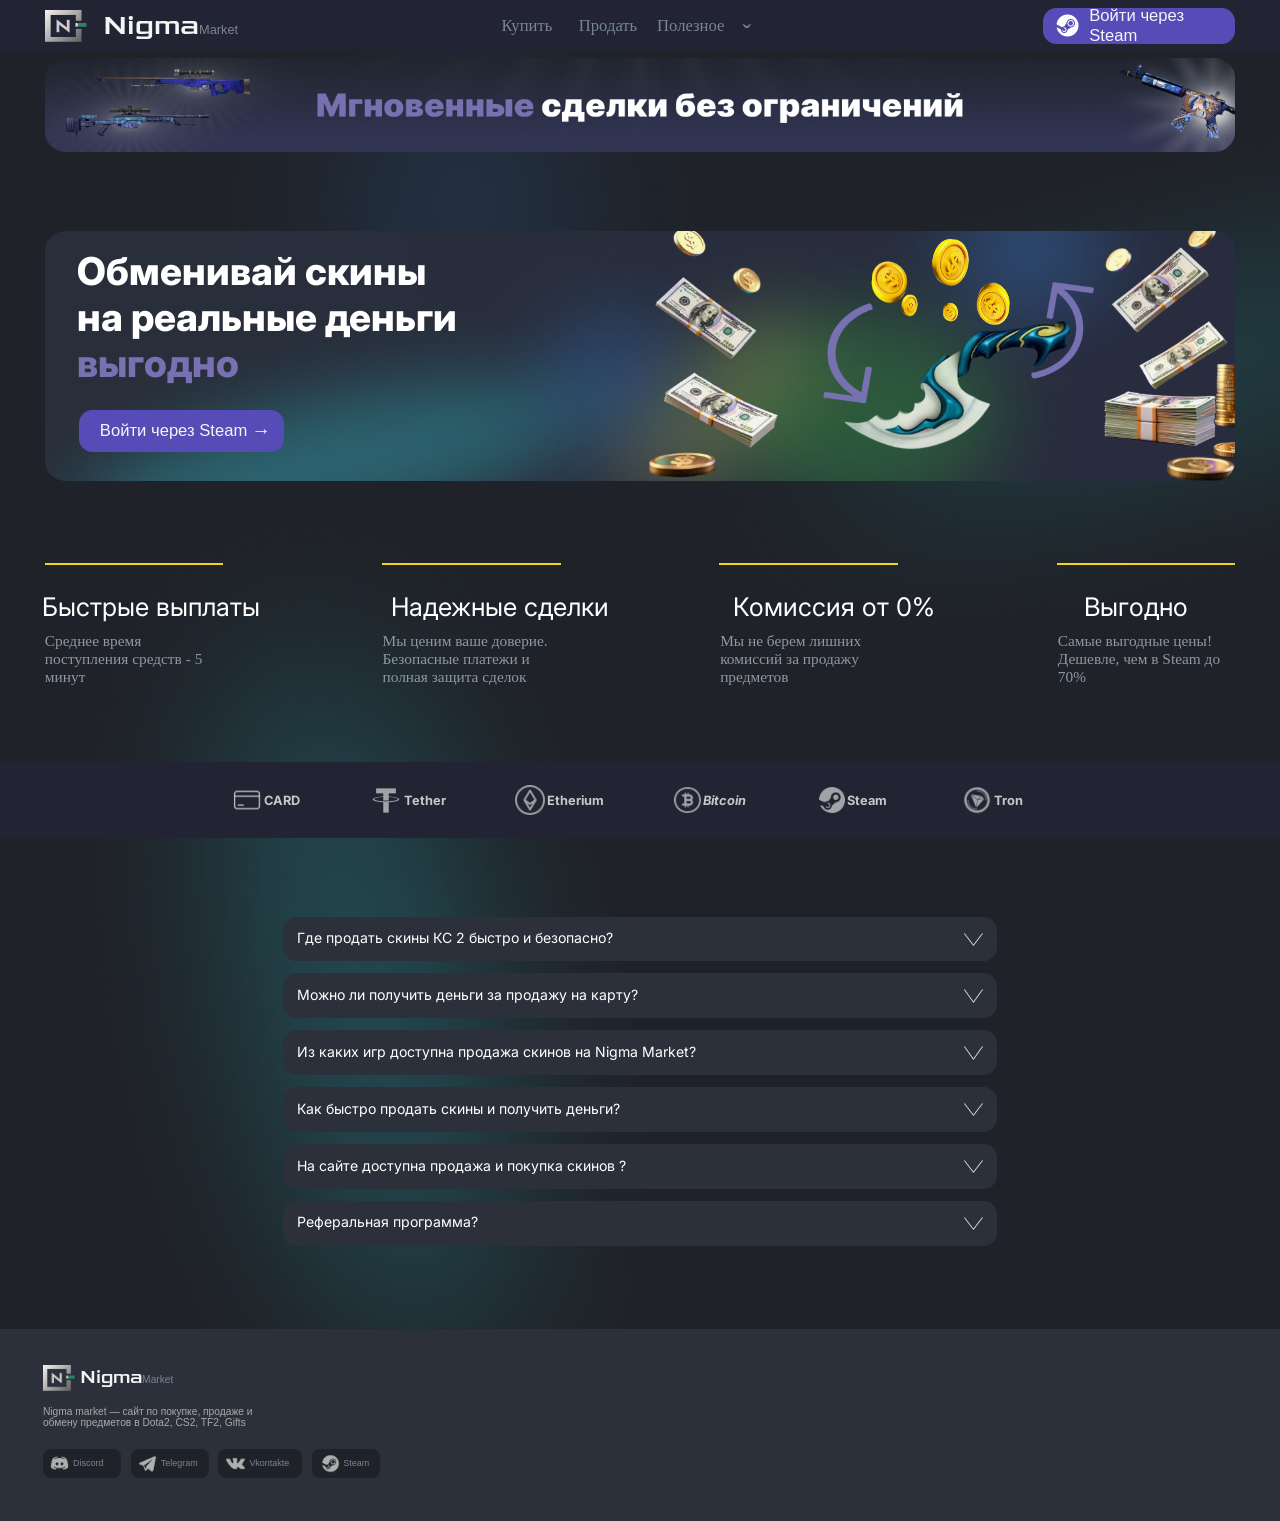
<file: index.html>
<!DOCTYPE html>
<html lang="en">
<head>
    <meta charset="UTF-8">
    <meta name="viewport" content="width=device-width, initial-scale=1.0">
    <title>Document</title>
     <link rel="stylesheet" href="home.css">
     <link rel="preconnect" href="https://fonts.googleapis.com">
<link rel="preconnect" href="https://fonts.gstatic.com" crossorigin>
<link href="https://fonts.googleapis.com/css2?family=Goldman:wght@400;700&family=Rubik+Mono+One&family=WDXL+Lubrifont+SC&display=swap" rel="stylesheet">
<link rel="preconnect" href="https://fonts.googleapis.com">
<link rel="preconnect" href="https://fonts.gstatic.com" crossorigin>
<link href="https://fonts.googleapis.com/css2?family=Goldman:wght@400;700&family=Inter:ital,opsz,wght@0,14..32,100..900;1,14..32,100..900&family=Rubik+Mono+One&family=WDXL+Lubrifont+SC&display=swap" rel="stylesheet">
</head>
<header>
<div class="logo" onclick="home()">
   <img class="logoimg" src="./images/Group 2.png" alt="">
   <span class="logotxt">Nigma<span class="t2">Market</span></span>
</div>
<div class="btns">
    <a class="btn" href="sell.html">Купить</a>
    <a class="btn" href="buy.html">Продать</a>
    <span class="btn1" id="trigger" href="">Полезное</span>
    <div class="dropm" id="dropm" >
        <div class="blockdrop" onclick="refka()"><span>Партнерка</span></div>
    </div>
</div>
<div class="arrow" id="target"><span class="size">ˇ</span></div>

<div onclick="social(5)" class="avtoriz">
    <img class="steam" src="./images/icons8-steam-circled-100.png" alt="">
    <span class="avt">Войти через Steam</span><span class="avtorz">Войти</span>
</div>
</header>
<body>
    <div class="contadv">
        <div class="adv">
            <img src="images/adv.png" class="adve">
        </div>
    </div>
    <div class="contframe2">
        <div class="fr2">
            <span class="fr2text">Обменивай скины на реальные деньги <colr class="cl">выгодно</colr></span>
            <img class="fr" src="./images/Frame 2.png" >
        </div>
        <img src="./images/coin.png" class="coin">
        <img src="./images/coin1.png" class="coin1">
        <img src="./images/coin2.png" class="coin2">
        <img src="./images/coin3.png" class="coin3">
        <img src="./images/coin4.png" class="coin4">
            <div onclick="social(5)" class="avtoriz1">
        <span class="avt1">Войти через Steam </span><span class="avat01">Войти в Steam</span>
        <span style="margin-left: 2%;margin-top: 0.4%;font-size: 1.5vw;">→</span>
    </div>
    </div>

    <div class="continfo">
        <div class="info">
            <div class="contline">
                <div class="line" ></div>
                <div class="line1"></div>
                <div class="line2"></div>
                <div class="line2"></div>  
            </div>
            <div class="conttag">
                <span class="infotag1">Быстрые выплаты</span>
                <span class="infotag2">Надежные сделки</span>
                <span class="infotag3">Комиссия от 0%</span>
                <span class="infotag4">Выгодно</span>
            </div>
            <div class="conttagtxt">
                <div class="boxtagtxt">Среднее время поступления средств - 5 минут</div> 
                <div class="boxtagtxt">Мы ценим ваше доверие. Безопасные платежи и полная защита сделок</div>
                <div class="boxtagtxt">Мы не берем лишних комиссий за продажу предметов</div>
                <div class="boxtagtxt">Самые выгодные цены! Дешевле, чем в Steam до 70%</div>
            </div>


            <div class="container1">
                <span class="infotag1">Быстрые выплаты</span><br>
                <div class="boxtagtxt">Среднее время поступления средств - 5 минут</div> 
            </div>
            <div class="container2">
                <span class="infotag2">Надежные сделки</span><br>
                <div class="boxtagtxt">Мы ценим ваше доверие. Безопасные платежи и полная защита сделок</div>
            </div>
            <div class="container1">
                <span class="infotag3">Комиссия от 0%</span><br>
                <div class="boxtagtxt">Мы не берем лишних комиссий за продажу предметов</div>
            </div>
            <div class="container2">
                <span class="infotag4">Выгодно</span><br>
                <div class="boxtagtxt">Самые выгодные цены! Дешевле, чем в Steam до 70%</div>
            </div>
        </div>
    </div>
        <div class="payment">
            <div class="contpaym">
                <span class="paymgroup"><img class="payimg"  src="./images/credit-card.png">CARD</span>
                <span class="paymgroup"><img class="payimg"  src="./images/tether.png">Tether</span>
                <span class="paymgroup"><img class="payimg1" src="./images/eth.png">Etherium</span>
                <span class="paymgroup"><img class="payimg1" src="./images/bitcoin.png"><em>Bitcoin</em> </span>
                <span class="paymgroup"><img class="payimg1" src="./images/social.png">Steam</span>
                <span class="paymgroup"><img class="payimg2" src="./images/tron.png">Tron</span>
            </div>
        </div>

        <div class="contblockinfo">
                        <div class="blockinfo1">
                <div class="boxinfo1" id="triggerinfo1" onclick="infoblock1(1)">
                    <span class="infotxt">Где продать скины КС 2 быстро и безопасно?
                        <img src="./images/arrowd.png" class="arrowimg1">
                            <div class="gapchik"></div>
                         <div class="sizew"><span class="description">Если вы задумались над тем, чтобы продать скины КС 2, то это необходимо делать с умом. И помочь в этом может Nigma Market – мы гарантируем честную и прозрачную торговлю скинами по самым приятным ценам.</span>
                    </span></div>
                    </div>
                <div class="boxinfo2" id="triggerinfo2" onclick="infoblock1(2)">
                    <span class="infotxt">Можно ли получить деньги за продажу на карту?
                        <img src="./images/arrowd.png" class="arrowimg2">
                        <div class="gapchik"></div>
                         <div class="sizew"><span class="description">Возможность использовать свои денежные средства как захотите – это не привилегия, а базовый минимум. Поэтому у нас вы можете продать скины КС 2 с выводом на карту, получением денег на баланс сайта или же выводом в крипту. Мы предоставляем множество методов вывода, чтобы вы могли комфортно торговать своими скинами.</span>
                    </span></div>
                    </div>
                <div class="boxinfo3" id="triggerinfo3" onclick="infoblock1(3)">
                    <span class="infotxt">Из каких игр доступна продажа скинов на Nigma Market?
                        <img src="./images/arrowd.png" class="arrowimg3">
                        <div class="gapchik"></div>
                         <div class="sizew"><span class="description">Мы предоставляем возможность не только продать скины КС, но и из других популярных игр. Прямо сейчас вы можете:
                                                <br>● скины CS 2 без комиссии
                                                <br>● скины Dota 2
                                                <br>● скины Rust
                         </span>
                    </span></div>
                    </div>
                <div class="boxinfo4" id="triggerinfo4" onclick="infoblock1(4)">
                    <span class="infotxt">Как быстро продать скины и получить деньги?
                        <img src="./images/arrowd.png" class="arrowimg4">
                        <div class="gapchik"></div>
                         <div class="sizew"><span class="description">Для того, чтобы быстро продать свои скины CS 2, Dota 2 или же Rust следуйте этим простым шагам:
                                            <br> <span class="otstup"> 1. Авторизуйтесь на сайте с помощью Steam;</span>
                                            <br> <span class="otstup"> 2. Выберите игру в соответствии с вашим запросом;</span>
                                            <br> <span class="otstup"> 3. Определитесь со скинами, которые хотите продать и посмотрите цены на них</span>
                                            <br> <span class="otstup"> 4. Выберите способ оплаты и получите средства через 8 дней в связи с новыми правилами обмена в Steam.</span></span></div>
                    </span>
                    </div>
                <div class="boxinfo5" id="triggerinfo5" onclick="infoblock1(5)">
                    <span class="infotxt">На сайте доступна продажа и покупка скинов ?
                        <img src="./images/arrowd.png" class="arrowimg5">
                        <div class="gapchik"></div>
                         <div class="sizew"><span class="description">На Nigma Market вы можете как продать скины CS 2, Dota 2 и Rust, так и купить их. У нас вы найдете миллионы разнообразных предметов по самым лучшим ценам, которые можно получить уже сейчас</span>
                    </span></div>
                    </div>
                <div class="boxinfo6" id="triggerinfo6" onclick="infoblock1(6)">
                    <span class="infotxt">Реферальная программа?
                        <img src="./images/arrowd.png" class="arrowimg6">
                        <div class="gapchik"></div>
                         <div class="sizew"><span class="description">Скопируйте ссылку в личном кабинете и делитесь ею с теми, кто ещё не зарегистрирован на Nigma market. Как только приглашённый пользователь совершит продажу — вы начнёте получать с неё проценты.</span>
                    </span></div>
                    </div>
            <div class="footer">
                <div class="boxfooter1">
                    <div class="footlogo">
                        <img src="./images/Group 2.png" class="flogo" onclick="home()">
                        <span class="flogotxt">Nigma<span class="ft2">Market</span>
                    </div>
                    <div class="footblocktext">Nigma market — сайт по покупке, продаже и <br>
                        обмену предметов в Dota2, CS2, TF2, Gifts</div>
                    <div class="footersocial">
                        <div class="social1" onclick="social(1)"><img class="icn" src="./images/discord.png"><span class="icntext">Discord</span></div>
                        <div class="social2" onclick="social(2)"><img class="icn" src="./images/telega.png"><span class="icntext">Telegram</span></div>
                        <div class="social3" onclick="social(3)"><img class="icn" src="./images/vk.png"><span class="icntext">Vkontakte</span></div>
                       <div class="social4" onclick="social(4)"><img class="icn1" src="./images/steam-50.png"><span class="icntext">Steam</span></div>
                    </div>
                </div>
                <div class="boxfooter2">
                    
                    <div class="grupsfooter1">
                        <div class="boxft0"><span class="grfttxt">Маркет</span></div>  
                        <div class="boxft1"><span class="ftrtext">Купить</span></div>
                        <div class="boxft"><span class="ftrtext">Продажа</span></div> 
                        <div class="boxft"><span class="ftrtext">Вывод средств</span></div>

                    </div>
                    
                    <div class="grupsfooter" >
                        <div class="boxft0"><span class="grfttxt">Помощь</span></div> 
                        <div class="boxft1"><span class="ftrtext">Контакты</span></div> 
                        <div class="boxft"><span class="ftrtext">Поддержка</span></div> 
                        <div class="boxft"><span class="ftrtext">FAQ</span></div>

                    </div>
                    
                    <div class="grupsfooter3" >
                        <div class="boxft0"><span class="grfttxt">Полезное</span></div> 
                        <div class="boxft1"><span class="ftrtext">Конфиденциальность</span></div> 
                        <div class="boxft"><span class="ftrtext">Условия использования</span></div> 
                        <div class="boxft"><span class="ftrtext">Правила торговли</span></div>

                    </div>
                </div>
            </div>
        </div>


            <div class="blockinfo">
                <div class="boxinfo1" id="triggerinfo1" onclick="infoblock(1)">
                    <span class="infotxt">Где продать скины КС 2 быстро и безопасно?
                        <img src="./images/arrowd.png" class="arrowimg1">
                            <div class="gapchik"></div>
                         <span class="description">Если вы задумались над тем, чтобы продать скины КС 2, то это необходимо делать с умом. И помочь в этом может Nigma Market – мы гарантируем честную и прозрачную торговлю скинами по самым приятным ценам.</span>
                    </span>
                    </div>
                <div class="boxinfo2" id="triggerinfo2" onclick="infoblock(2)">
                    <span class="infotxt">Можно ли получить деньги за продажу на карту?
                        <img src="./images/arrowd.png" class="arrowimg2">
                        <div class="gapchik"></div>
                         <span class="description">Возможность использовать свои денежные средства как захотите – это не привилегия, а базовый минимум. Поэтому у нас вы можете продать скины КС 2 с выводом на карту, получением денег на баланс сайта или же выводом в крипту. Мы предоставляем множество методов вывода, чтобы вы могли комфортно торговать своими скинами.</span>
                    </span>
                    </div>
                <div class="boxinfo3" id="triggerinfo3" onclick="infoblock(3)">
                    <span class="infotxt">Из каких игр доступна продажа скинов на Nigma Market?
                        <img src="./images/arrowd.png" class="arrowimg3">
                        <div class="gapchik"></div>
                         <span class="description">Мы предоставляем возможность не только продать скины КС, но и из других популярных игр. Прямо сейчас вы можете:
                                                <br>● скины CS 2 без комиссии
                                                <br>● скины Dota 2
                                                <br>● скины Rust
                         </span>
                    </span>
                    </div>
                <div class="boxinfo4" id="triggerinfo4" onclick="infoblock(4)">
                    <span class="infotxt">Как быстро продать скины и получить деньги?
                        <img src="./images/arrowd.png" class="arrowimg4">
                        <div class="gapchik"></div>
                         <span class="description">Для того, чтобы быстро продать свои скины CS 2, Dota 2 или же Rust следуйте этим простым шагам:
                                            <br> <span class="otstup"> 1. Авторизуйтесь на сайте с помощью Steam;</span>
                                            <br> <span class="otstup"> 2. Выберите игру в соответствии с вашим запросом;</span>
                                            <br> <span class="otstup"> 3. Определитесь со скинами, которые хотите продать и посмотрите цены на них</span>
                                            <br> <span class="otstup"> 4. Выберите способ оплаты и получите средства через 8 дней в связи с новыми правилами обмена в Steam.</span></span>
                    </span>
                    </div>
                <div class="boxinfo5" id="triggerinfo5" onclick="infoblock(5)">
                    <span class="infotxt">На сайте доступна продажа и покупка скинов ?
                        <img src="./images/arrowd.png" class="arrowimg5">
                        <div class="gapchik"></div>
                         <span class="description">На Nigma Market вы можете как продать скины CS 2, Dota 2 и Rust, так и купить их. У нас вы найдете миллионы разнообразных предметов по самым лучшим ценам, которые можно получить уже сейчас</span>
                    </span>
                    </div>
                <div class="boxinfo6" id="triggerinfo6" onclick="infoblock(6)">
                    <span class="infotxt">Реферальная программа?
                        <img src="./images/arrowd.png" class="arrowimg6">
                        <div class="gapchik"></div>
                         <span class="description">Скопируйте ссылку в личном кабинете и делитесь ею с теми, кто ещё не зарегистрирован на Nigma market. Как только приглашённый пользователь совершит продажу — вы начнёте получать с неё проценты.</span>
                    </span>
                    </div>
            <div class="footer">
                <div class="boxfooter1">
                    <div class="footlogo" onclick="home()">
                        <img src="./images/Group 2.png" class="flogo">
                        <span class="flogotxt">Nigma<span class="ft2">Market</span>
                    </div>
                    <div class="footblocktext">Nigma market — сайт по покупке, продаже и <br>
                        обмену предметов в Dota2, CS2, TF2, Gifts</div>
                    <div class="footersocial">
                        <div onclick="social(1)" class="social1"><img class="icn" src="./images/discord.png"><span class="icntext">Discord</span></div>
                        <div onclick="social(2)" class="social2"><img class="icn" src="./images/telega.png"><span class="icntext">Telegram</span></div>
                        <div onclick="social(3)" class="social3"><img class="icn" src="./images/vk.png"><span class="icntext">Vkontakte</span></div>
                       <div onclick="social(4)" class="social4"><img class="icn1" src="./images/steam-50.png"><span class="icntext">Steam</span></div>
                    </div>
                </div>
                <div class="boxfooter2">
                    
                    <div class="grupsfooter1">
                        <div class="boxft0"><span class="grfttxt">Маркет</span></div>  
                        <div class="boxft1"><span class="ftrtext">Купить</span></div>
                        <div class="boxft"><span class="ftrtext">Продажа</span></div> 
                        <div class="boxft"><span class="ftrtext">Вывод средств</span></div>

                    </div>
                    
                    <div class="grupsfooter" >
                        <div class="boxft0"><span class="grfttxt">Помощь</span></div> 
                        <div class="boxft1"><span class="ftrtext">Контакты</span></div> 
                        <div class="boxft"><span class="ftrtext">Поддержка</span></div> 
                        <div class="boxft"><span class="ftrtext">FAQ</span></div>

                    </div>
                    
                    <div class="grupsfooter3" >
                        <div class="boxft0"><span class="grfttxt">Полезное</span></div> 
                        <div class="boxft1"><span class="ftrtext">Политика конфиденциальности</span></div> 
                        <div class="boxft"><span class="ftrtext">Условия использования</span></div> 
                        <div class="boxft"><span class="ftrtext">Правила торговли</span></div>
                    </div>
                    <span class="copir">© 2026 Nigmamarket. All Rights Reserved.</span>
                </div>
            </div>
        </div>
    </div>
 
</body>
<script src="hhome.js"></script> 
</html>
</file>
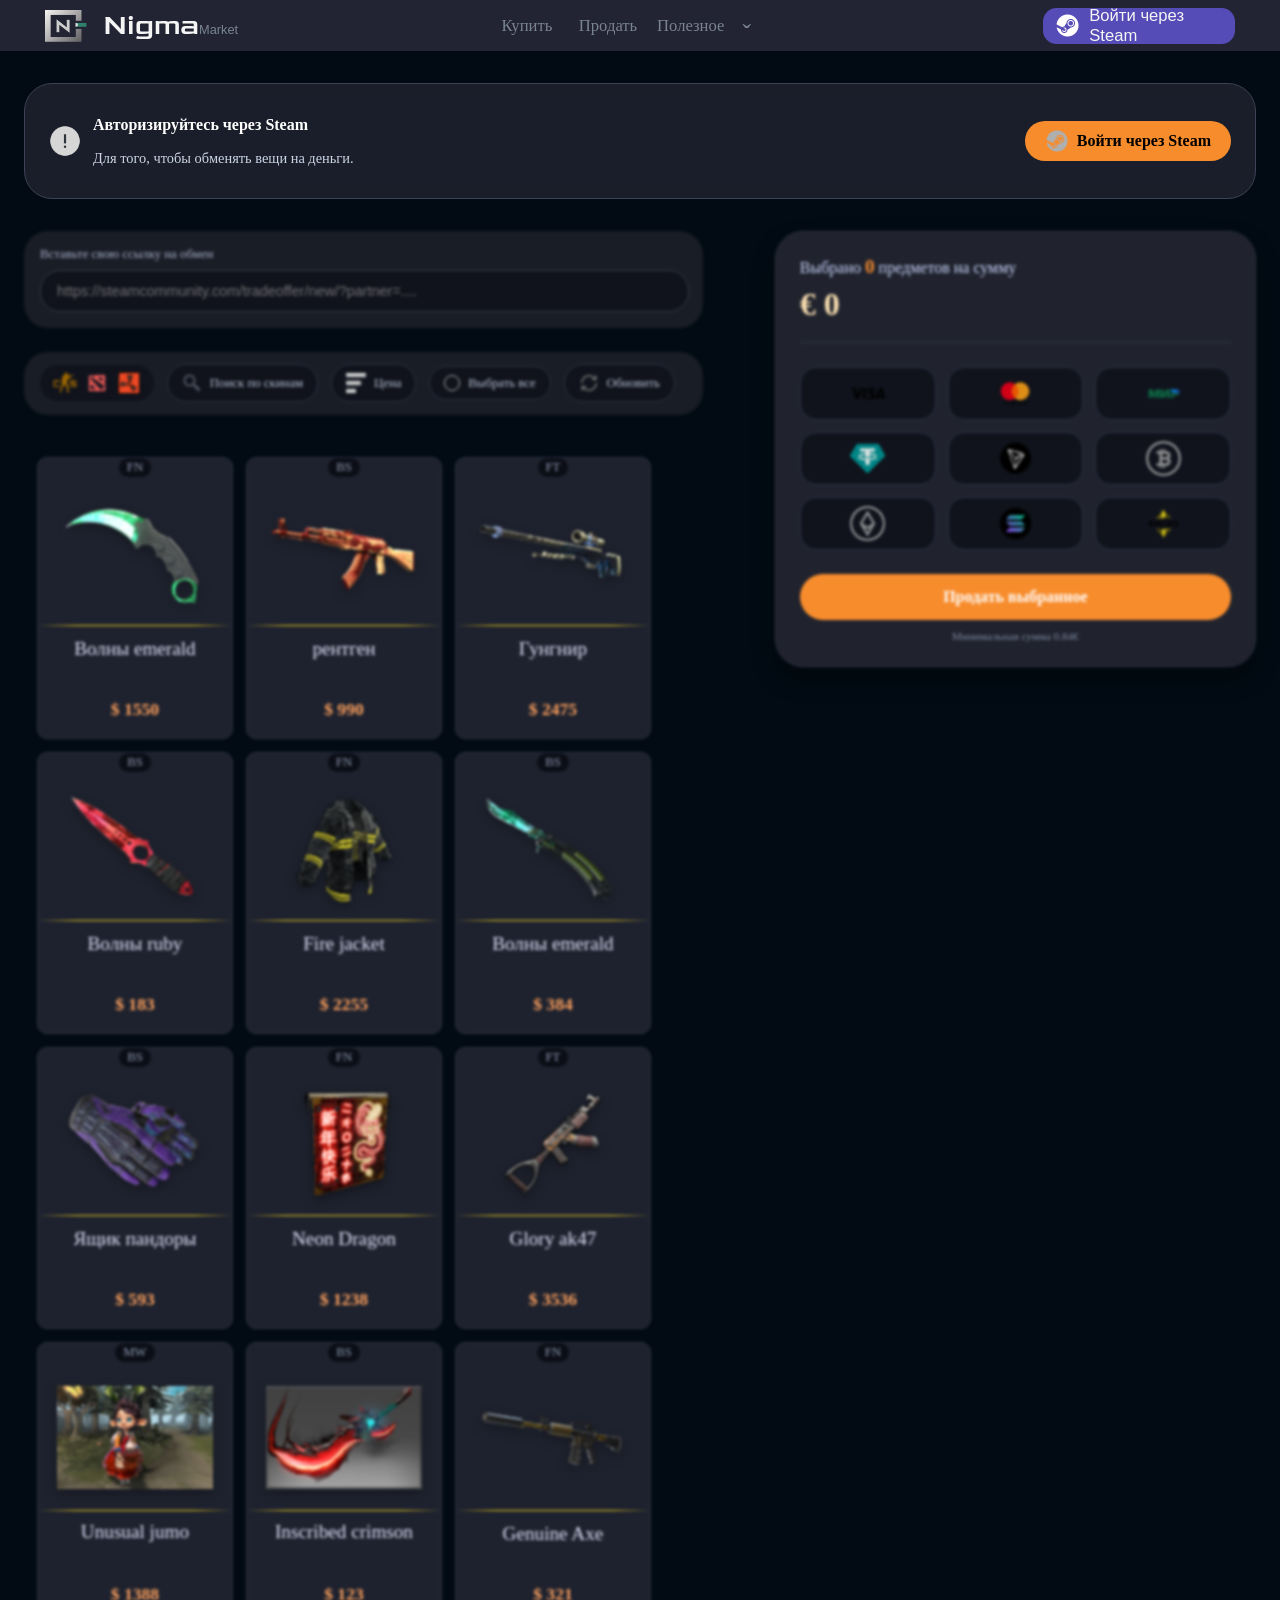
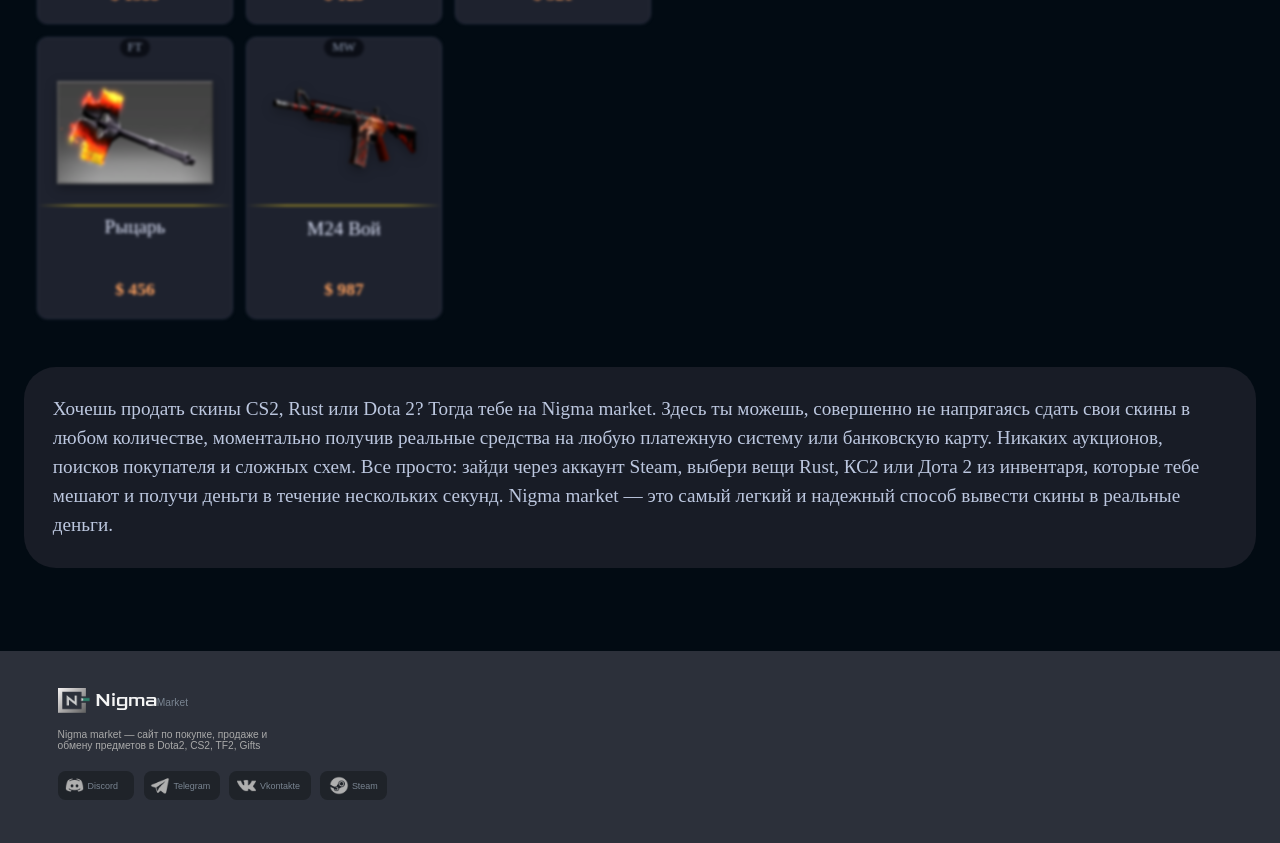
<file: buy.html>
<!DOCTYPE html>
<html lang="en">
<head>
    <meta charset="UTF-8">
    <meta name="viewport" content="width=device-width, initial-scale=1.0">
    <title>Document</title>
    <link rel="stylesheet" href="buy.css">
    <link rel="preconnect" href="https://fonts.gstatic.com" crossorigin>
<link href="https://fonts.googleapis.com/css2?family=Goldman:wght@400;700&family=Rubik+Mono+One&family=WDXL+Lubrifont+SC&display=swap" rel="stylesheet">
<link rel="preconnect" href="https://fonts.googleapis.com">
<link rel="preconnect" href="https://fonts.gstatic.com" crossorigin>
<link href="https://fonts.googleapis.com/css2?family=Goldman:wght@400;700&family=Inter:ital,opsz,wght@0,14..32,100..900;1,14..32,100..900&family=Rubik+Mono+One&family=WDXL+Lubrifont+SC&display=swap" rel="stylesheet">

</head>
<body>

<header>
<div class="logo" onclick="home()">
   <img class="logoimg" src="./images/Group 2.png" alt="">
   <span class="logotxt">Nigma<span class="t2">Market</span></span>
</div>
<div class="btns">
    <a class="btn" href="sell.html">Купить</a>
    <a class="btn" href="buy.html">Продать</a>
    <span class="btn1" id="trigger" href="">Полезное</span>
        <div class="dropm" id="dropm" >
        <div class="blockdrop" onclick="refka()"><span>Партнерка</span></div>
    </div>
</div>
<div class="arrow" id="target"><span class="size">ˇ</span></div>
 
<div onclick="social(5)" class="avtoriz">
    <img class="steam" src="./images/icons8-steam-circled-100.png" alt="">
    <span class="avt">Войти через Steam</span><span class="avtorz">Войти</span>
</div>
</header>

<div class="main-container">
 
    <div class="auth-warning">
        <div class="warning-content">
            <img src="./images/icons8-внимание-50.png" >
            <div class="warning-text">
                <p class="bp">Авторизируйтесь через Steam</p>
                <p>Для того, чтобы обменять вещи на деньги.</p>
            </div>
        </div>
        <div class="steam-auth-btn" onclick="social(5)">
            <img src="./images/steam-50.png" alt="steam"> <span>Войти через Steam</span>
        </div>
    </div>

    <div class="two-columns">
        <div class="left-panel">
            <div class="trade-link-block">
                <span class="textlink">Вставьте свою ссылку на обмен</span>
                <input type="text" class="inpt" placeholder="https://steamcommunity.com/tradeoffer/new/?partner=....">
            </div>

            <div class="filter-bar">
                <div class="games-group">
                    <img src="./images/icons8-counter-strike-50.png"  >
                    <img src="./images/icons8-dota-2-100.png"  >
                    <img src="./images/icons8-rust-96.png"  >
                </div>
                <div class="filter-item">
                    <img src="./images/icons8-search-96.png" > <span>Поиск по скинам</span>
                </div>
                <div class="filter-item">
                    <img src="./images/Group 7.png" > <span>Цена</span>
                </div>
                <div class="filter-item" id="selectAllBtn">
                    <div class="circl" style="width:14px;height:14px;border-radius:50%;border:1px solid #aaa;"></div>
                    <span>Выбрать все</span>
                </div>
                <div class="filter-item">
                    <img src="./images/icons8-update-100.png" alt="update"> <span>Обновить</span>
                </div>
            </div>
            <div class="cardscont" >
        <div class="cards"><span class="sp1">FN</span><span class="qw">dds </span><img class="imgs" src="./images/3.png" alt=""><span class="sp2">Волны emerald</span><p class="sp3">$ 1550</p></div>
        <div class="cards"><span class="sp1">BS</span><span class="qw">dds </span><img class="imgs" src="./images/16.png" alt=""><span class="sp2">рентген</span><p class="sp3">$ 990</p></div>
        <div class="cards"><span class="sp1">FT</span><span class="qw">dds </span><img class="imgs" src="./images/4.png" alt=""><span class="sp2">Гунгнир</span><p class="sp3">$ 2475</p></div>
        <div class="cards"><span class="sp1">BS</span><span class="qw">dds </span><img class="imgs" src="./images/5.png" alt=""><span class="sp2">Волны ruby</span><p class="sp3">$ 183</p></div>
        <div class="cards"><span class="sp1">FN</span><span class="qw">dds </span><img class="imgs" src="./images/6.png" alt=""><span class="sp2">Fire jacket</span><p class="sp3">$ 2255</p></div>
        <div class="cards"><span class="sp1">BS</span><span class="qw">dds </span><img class="imgs" src="./images/15.png" alt=""><span class="sp2">Волны emerald</span><p class="sp3">$ 384</p></div>
        <div class="cards"><span class="sp1">BS</span><span class="qw">dds </span><img class="imgs" src="./images/14.png" alt=""><span class="sp2">Ящик пандоры</span><p class="sp3">$ 593</p></div>
        <div class="cards"><span class="sp1">FN</span><span class="qw">dds </span><img class="imgs" src="./images/7.png" alt=""><span class="sp2">Neon Dragon </span><p class="sp3">$ 1238</p></div>
        <div class="cards"><span class="sp1">FT</span><span class="qw">dds </span><img class="imgs" src="./images/8.png" alt=""><span class="sp2">Glory ak47</span><p class="sp3">$ 3536</p></div>
        <div class="cards"><span class="sp1">MW</span><span class="qw">dds </span><img class="imgs" src="./images/11.png" alt=""><span class="sp2">Unusual jumo</span><p class="sp3">$ 1388</p></div>
        <div class="cards"><span class="sp1">BS</span><span class="qw">dds </span><img class="imgs" src="./images/9.png" alt=""><span class="sp2">Inscribed crimson</span><p class="sp3">$ 123</p></div>
        <div class="cards"><span class="sp1">FN</span><span class="qw">dds </span><img class="imgs" src="./images/13.png" alt=""><span class="sp2">Genuine Axe</span><p class="sp3">$ 321</p></div>
        <div class="cards"><span class="sp1">FT</span><span class="qw">dds </span><img class="imgs" src="./images/10.png" alt=""><span class="sp2">Рыцарь</span><p class="sp3">$ 456</p></div>
        <div class="cards"><span class="sp1">MW</span><span class="qw">dds </span><img class="imgs" src="./images/12.png" alt=""><span class="sp2">M24 Вой</span><p class="sp3">$ 987</p></div>
            </div>
        </div>


        <div class="right-panel">
            <div class="selection-summary">
                <div class="selected-count">Выбрано  <x class="x">0</x> предметов на сумму</div>
                <div class="total-price" id="totalPriceDisplay">€ 0</div>
            </div>
            <div class="pay-methods">
                <div class="pay-method-card"><img src="./images/visa.png" alt="visa"></div>
                <div class="pay-method-card"><img src="./images/master.png" alt="mastercard"></div>
                <div class="pay-method-card"><img src="./images/mir.png" alt="mir"></div>
                <div class="pay-method-card"><img src="./images/usdt.png" alt="usdt"></div>
                <div class="pay-method-card"><img src="./images/trx.png" alt="trx"></div>
                <div class="pay-method-card"><img src="./images/bitcoin.png" alt="btc"></div>
                <div class="pay-method-card"><img src="./images/eth.png" alt="eth"></div>
                <div class="pay-method-card"><img src="./images/sol.png" alt="sol"></div>
                <div class="pay-method-card"><img src="./images/erc.png" alt="erc"></div>
            </div>
            <div class="sell-btn" id="sellNowBtn"><span>Продать выбранное</span></div>
            <div class="min-sum-note">Минимальная сумма 0.84€</div>
        </div>
    </div>
 
    <div class="info-section">
        <div class="info-text">
            Хочешь продать скины CS2, Rust или Dota 2? Тогда тебе на Nigma market.
            Здесь ты можешь, совершенно не напрягаясь сдать свои скины в любом количестве,
            моментально получив реальные средства на любую платежную систему или банковскую карту.
            Никаких аукционов, поисков покупателя и сложных схем. Все просто: зайди через аккаунт Steam,
            выбери вещи Rust, КС2 или Дота 2 из инвентаря, которые тебе мешают и получи деньги в течение нескольких секунд.
            Nigma market — это самый легкий и надежный способ вывести скины в реальные деньги.
        </div>
    </div>
</div>

 
            <div class="footer">
                <div class="boxfooter1">
                    <div class="footlogo" onclick="home()">
                        <img src="./images/Group 2.png" class="flogo">
                        <span class="flogotxt">Nigma<span class="ft2">Market</span>
                    </div>
                    <div class="footblocktext">Nigma market — сайт по покупке, продаже и <br>
                        обмену предметов в Dota2, CS2, TF2, Gifts</div>
                    <div class="footersocial">
                        <div onclick="social(1)" class="social1"><img class="icn" src="./images/discord.png"><span class="icntext">Discord</span></div>
                        <div onclick="social(2)" class="social2"><img class="icn" src="./images/telega.png"><span class="icntext">Telegram</span></div>
                        <div onclick="social(3)" class="social3"><img class="icn" src="./images/vk.png"><span class="icntext">Vkontakte</span></div>
                        <div onclick="social(4)" class="social4"><img class="icn1" src="./images/steam-50.png"><span class="icntext">Steam</span></div>
                    </div>
                </div>
                <div class="boxfooter2">
                    
                    <div class="grupsfooter1">
                        <div class="boxft0"><span class="grfttxt">Маркет</span></div>  
                        <div class="boxft1"><span class="ftrtext">Купить</span></div>
                        <div class="boxft"><span class="ftrtext">Продажа</span></div> 
                        <div class="boxft"><span class="ftrtext">Вывод средств</span></div>

                    </div>
                    
                    <div class="grupsfooter" >
                        <div class="boxft0"><span class="grfttxt">Помощь</span></div> 
                        <div class="boxft1"><span class="ftrtext">Контакты</span></div> 
                        <div class="boxft"><span class="ftrtext">Поддержка</span></div> 
                        <div class="boxft"><span class="ftrtext">FAQ</span></div>

                    </div>
                    
                    <div class="grupsfooter3" >
                        <div class="boxft0"><span class="grfttxt">Полезное</span></div> 
                        <div class="boxft1"><span class="ftrtext">Политика конфиденциальности</span></div> 
                        <div class="boxft"><span class="ftrtext">Условия использования</span></div> 
                        <div class="boxft"><span class="ftrtext">Правила торговли</span></div>
                    </div>
                </div>
            </div>
        </div>
    </div>
                <div class="footer1">
                <div class="boxfooter1">
                    <div class="footlogo" onclick="home()">
                        <img src="./images/Group 2.png" class="flogo">
                        <span class="flogotxt">Nigma<span class="ft2">Market</span>
                    </div>
                    <div class="footblocktext">Nigma market — сайт по покупке, продаже и <br>
                        обмену предметов в Dota2, CS2, TF2, Gifts</div>
                    <div class="footersocial">
                        <div class="social1" onclick="social(1)"><img class="icn" src="./images/discord.png"><span class="icntext">Discord</span></div>
                        <div class="social2" onclick="social(2)"><img class="icn" src="./images/telega.png"><span class="icntext">Telegram</span></div>
                        <div class="social3" onclick="social(3)"><img class="icn" src="./images/vk.png"><span class="icntext">Vkontakte</span></div>
                        <div class="social4" onclick="social(4)"><img class="icn1" src="./images/steam-50.png"><span class="icntext">Steam</span></div>
                    </div>
                </div>
    
            </div>
        </div>

<script>



 
 

 
    function home() {
        window.location.href = 'index.html';
    }

    function social(c) {
        switch(c){
            case 1: window.open("https://discord.com/"); break;
            case 2: window.open("https://web.telegram.org/"); break;
            case 3: window.open('https://vk.com/'); break;
            case 4: window.open('https://steamcommunity.com/'); break;
            case 5: window.open('https://store.steampowered.com/?l=russian'); break;
        }
    }

 
const trigger = document.getElementById('trigger');
const target = document.getElementById('target');
const dropm = document.getElementById('dropm');

trigger.addEventListener('mouseenter', () => {
  target.classList.add('flip');
  target.style.color= "white"
  target.style.marginTop = "0.5%"
  dropm.style.display = "flex"
  
});
trigger.addEventListener('mouseleave', () => {
  target.classList.remove('flip');
target.style.color= "#798491"
target.style.marginTop = "0%"
dropm.style.display = "none"
});
dropm.addEventListener('mouseenter', () => {

dropm.style.display = "flex"
});
dropm.addEventListener('mouseleave', () => {

dropm.style.display = "none"
});
function refka(){
   window.location.href = 'ref.html'
}
    
</script>
</body>
</html>
</file>
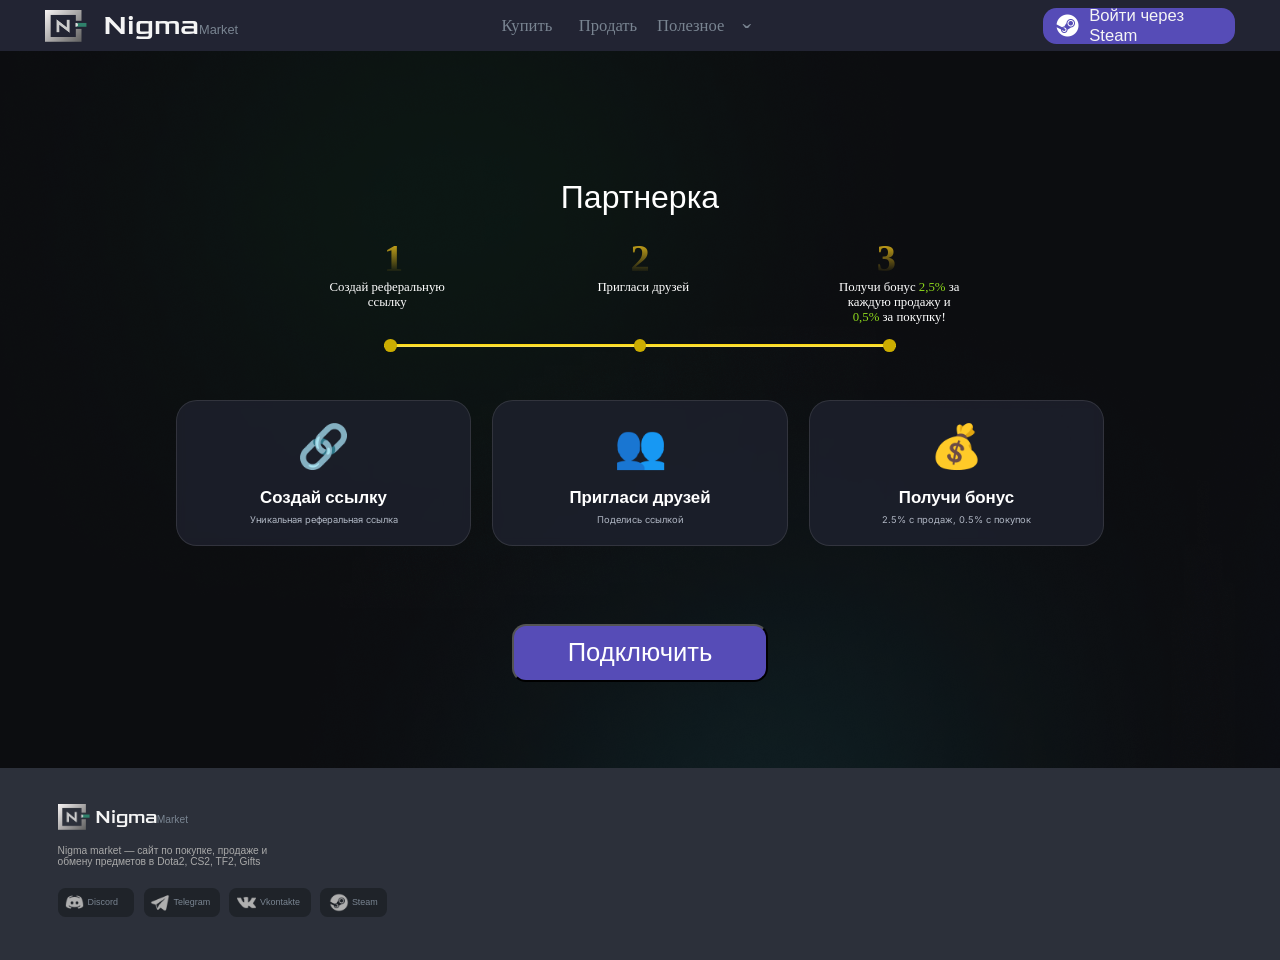
<file: ref.html>
<!DOCTYPE html>
<html lang="en">
<head>
    <meta charset="UTF-8">
    <meta name="viewport" content="width=device-width, initial-scale=1.0">
    <title>Document</title>
    <link rel="stylesheet" href="ref.css">
    <link rel="preconnect" href="https://fonts.gstatic.com" crossorigin>
<link href="https://fonts.googleapis.com/css2?family=Goldman:wght@400;700&family=Rubik+Mono+One&family=WDXL+Lubrifont+SC&display=swap" rel="stylesheet">
<link rel="preconnect" href="https://fonts.googleapis.com">
<link rel="preconnect" href="https://fonts.gstatic.com" crossorigin>
<link href="https://fonts.googleapis.com/css2?family=Goldman:wght@400;700&family=Inter:ital,opsz,wght@0,14..32,100..900;1,14..32,100..900&family=Rubik+Mono+One&family=WDXL+Lubrifont+SC&display=swap" rel="stylesheet">

</head>
<header>
<div class="logo" onclick="home()">
   <img class="logoimg" src="./images/Group 2.png" alt="">
   <span class="logotxt">Nigma<span class="t2">Market</span></span>
</div>
<div class="btns">
    <a class="btn" href="sell.html">Купить</a>
    <a class="btn" href="buy.html">Продать</a>
    <span class="btn1" id="trigger" href="">Полезное</span>
        <div class="dropm" id="dropm" >
        <div class="blockdrop" onclick="refka()"><span>Партнерка</span></div>
    </div>
</div>
<div class="arrow" id="target"><span class="size">ˇ</span></div>
 
<div onclick="social(5)" class="avtoriz">
    <img class="steam" src="./images/icons8-steam-circled-100.png" alt="">
    <span class="avt">Войти через Steam</span><span class="avtorz">Войти</span>
</div>
</header>
<body>

    <div class="txt"><Span class="text">Партнерка</Span></div>


    <div class="condmedia">
        <div class="contmedia1">
            <div class="box1"><span class="num1">1</span></div>
            <div class="box2"><span class="num2">2</span></div>
            <div class="box3"><span class="num3">3</span></div>
        </div>
        <div class="contmedia2">

            <div class="contlin">
                <div class="line2">
                    <div class="circle2"></div>
                    <div class="circle2"></div>
                    <div class="circle2"></div>
                </div>
            </div>

            <div class="contmedia3">
                <div class="box1"><span class="texts">Создай реферальную ссылку</span></div>
                <div class="box2"><span class="texts">Пригласи друзей</span></div>
                <div class="box3"><span class="texts">Получи бонус <w class="gr">2,5%</w>  за каждую продажу и <w class="gr">0,5%</w>  за покупку!</span></div>
            </div>
        
        </div>
    </div>


    <div class="txt1">
        <div class="contnums">
            <span class="num1">1</span>
            <span class="num2">2</span>
            <span class="num3">3</span>
        </div>
    </div>
    <div class="txt1" >
        <div class="conttext"style=" ">
            <div class="cont"><span class="texts">Создай реферальную ссылку</span></div>
            <div class="cont"><span class="texts">Пригласи друзей</span></div>
            <div class="cont"><span class="texts">Получи бонус <w class="gr">2,5%</w>  за каждую продажу и <w class="gr">0,5%</w>  за покупку!</span></div>
        </div>
    </div>
     <div class="contline">
        <div class="line">
            <div class="circle"></div>
            <div class="circle"></div>
            <div class="circle"></div>
        </div>
     </div>
<div class="animation">
  <div class="step" id="step1">
    <div class="stepicn">🔗</div>
    <h3>Создай ссылку</h3>
    <p>Уникальная реферальная ссылка</p>
    <div class="stepgl"></div>
  </div>

  <div class="step" id="step2">
    <div class="stepicn">👥</div>
    <h3>Пригласи друзей</h3>
    <p>Поделись ссылкой</p>
    <div class="stepgl"></div>
  </div>

  <div class="step" id="step3">
    <div class="stepicn">💰</div>
    <h3>Получи бонус</h3>
    <p>2.5% с продаж, 0.5% с покупок</p>
    <div class="stepgl"></div>
  </div>
</div>

<div class="accept">
    <button onclick="btn(1)">Подключить</button>
</div>
            <div class="footer">
                <div class="boxfooter1">
                    <div class="footlogo" onclick="home()">
                        <img src="./images/Group 2.png" class="flogo">
                        <span class="flogotxt">Nigma<span class="ft2">Market</span>
                    </div>
                    <div class="footblocktext">Nigma market — сайт по покупке, продаже и <br>
                        обмену предметов в Dota2, CS2, TF2, Gifts</div>
                    <div class="footersocial">
                        <div onclick="social(1)" class="social1"><img class="icn" src="./images/discord.png"><span class="icntext">Discord</span></div>
                        <div onclick="social(2)" class="social2"><img class="icn" src="./images/telega.png"><span class="icntext">Telegram</span></div>
                        <div onclick="social(3)" class="social3"><img class="icn" src="./images/vk.png"><span class="icntext">Vkontakte</span></div>
                        <div onclick="social(4)" class="social4"><img class="icn1" src="./images/steam-50.png"><span class="icntext">Steam</span></div>
                    </div>
                </div>
                <div class="boxfooter2">

                </div>
            </div>
        </div>
    </div>
                <div class="footer1">
                <div class="boxfooter1">
                    <div class="footlogo" onclick="home()">
                        <img src="./images/Group 2.png" class="flogo">
                        <span class="flogotxt">Nigma<span class="ft2">Market</span>
                    </div>
                    <div class="footblocktext">Nigma market — сайт по покупке, продаже и <br>
                        обмену предметов в Dota2, CS2, TF2, Gifts</div>
                    <div class="footersocial">
                        <div class="social1" onclick="social(1)"><img class="icn" src="./images/discord.png"><span class="icntext">Discord</span></div>
                        <div class="social2" onclick="social(2)"><img class="icn" src="./images/telega.png"><span class="icntext">Telegram</span></div>
                        <div class="social3" onclick="social(3)"><img class="icn" src="./images/vk.png"><span class="icntext">Vkontakte</span></div>
                        <div class="social4" onclick="social(4)"><img class="icn1" src="./images/steam-50.png"><span class="icntext">Steam</span></div>
                    </div>
                </div>
 
                </div>
            </div>
        </div>
</body>
<script src="ref.js"></script> 
</html>
</file>
<file: home.css>
body{
    margin: 0px auto;
    background-color: #1F2228;
    background: url(./images/Desktop1.png);
    overflow-x: hidden;
}
a{
    text-align: center;
    width: 25%;
}
.goldman-regular {
  font-family: "Goldman", sans-serif;
  font-weight: 400;
  font-style: normal;
}
.inter{
  font-family: "Inter", sans-serif;
  font-optical-sizing: auto;
  font-weight: 100;
  font-style: normal;
}
.goldman-bold {
  font-family: "Goldman", sans-serif;
  font-weight: 700;
  font-style: normal;
}
header{
    width: 100%;
    height: 4vw;
    display: flex;
    align-items: center;
    background-color: #222433;
}
.logo{
    margin-left: 1%;
    width: 25%;
    height: 100%;
        display: flex;
    align-items:center;
}
.btn,.btn1{
    color: #798491;
    font-size: 1.3vw;
    text-decoration: none;
       transition: background-color 0.5s ease;
       border-radius: 1vh;
}
.btn1{
    width: 30%;
    position: relative;
}
.btn:hover,.btn1:hover{
    background-color: hsl(232, 20%, 28%);
    border-radius: 1vh;
    color: white;

}
.flip {
  transform: rotateX(180deg);
  color: white;
  transition: 0.5s ease;
  
}
.btns{
    width: 20%;
    height: 100%;
    display: flex;
    align-items: center;
    justify-content: space-around;
    margin-left: 12%; 
}
.arrow{
    color: #798491;
    width: 2%;
    height: 20%;
    display: flex;
    margin-bottom:0.2% ;
    transition: 0.5s ease;
}
.size{
    font-size: 2vw;
}
.logotxt{
    font-family:"Goldman", sans-serif;
    color: whitesmoke;
    font-size: 2.3vw;
    margin-left: 5%;
}
.t2{
    font-family:'Lucida Sans', 'Lucida Sans Regular', 'Lucida Grande', 'Lucida Sans Unicode', Geneva, Verdana, sans-serif;
    font-size: 1vw;
    color: #798491;
}
.logoimg{
    width: 3.3vw;
    height: 2.5vw;
    margin-left: 10%;
}
.avtoriz,.avtoriz1{
    margin-left:21.5%;
    width: 15%;
    height: 70%;
    background-color: #564CB7;
    border-radius: 1.5vh;
    display: flex;
    align-items: center;
    color: whitesmoke;
    font-size: 1.3vw;
    transition: background-color 0.5s ease;
    font-family: 'Gill Sans', 'Gill Sans MT', Calibri, 'Trebuchet MS', sans-serif;
}
.avtoriz1{
    position: absolute;
    width: 16vw;
    height: 3.3vw;
    left: -15.3vw;
    top: 32vw;
}
.avt1{
    margin-left: 10%;   
}
.avtoriz:hover,.avtoriz1:hover{
    background-color: rgb(68, 59, 150);
}
.avt{
    margin-left: 5%;
}
.steam{
margin-left: 6%;
width: 13%;
height: 71%;
}
.uved{
    margin-left:17%;
    background-color: hsl(221, 13%, 25%);
    width:2.9%;
    height:70% ;
    border-radius: 10px;
    display: flex;
    justify-content: center;
    align-items: center;
}
.uimg{
    width: 90%;
    height: 95%;
}
.contadv{
width: 100%;
height: 7.5VW;
margin-top: 0.51%;
display: flex;
align-items: center;
justify-content: center;
}
.adv{
  width: 93%;
  height: 100%;
}
.adve{
    width: 100%;
    height: 98%;
}
.contframe2{
    width: 100%;
    height: 20vw;
    margin-top: 6vw;
    display: flex;
    align-items: center;
    justify-content: center;
}
.fr2{
    width: 93%;
    height: 100%;
}
.fr{
       width: 100%;
    height: 98%; 
}
.fr2text{
    position: absolute;
    font-size: 3vw;
    color: white;
    width: 30%;
    left: 6vw;
    top: 19.4vw;
    font-weight: 800;
    font-family: "Inter", sans-serif;
}
.cl{
    color: #7771B1;
}
.coin{
    width: 3.8%;
    height: 5.7%;
    right: 23.5vw;
    top: 14vw;
}
.coin,.coin1,.coin2,.coin3,.coin4{
    position: absolute;
    animation: float 2.5s ease-in-out infinite;
    animation: float-physics 3s cubic-bezier(0.4, 0, 0.2, 1) infinite;
    animation: float-rotate 2.8s ease-in-out infinite;
    margin-top: 4.5%;
}
.coin1{
    right: 21vw;
    width: 2.8%;
    height: 6%;
    top: 17.5vw;
    animation-delay: 0.2s;
}
.coin2{
    right: 28vw;
    width: 1.6%;
    height: 2.5%;
    top: 18.5vw;
    animation-delay: 0.5s;

}
.coin3{
    right: 29vw;
    width: 3%;
    height: 6%;
    top: 15vw;
    animation-delay: 0.8s;
}
.coin4{
    right: 25vw;
    width: 1.5%;
    height: 3%;
    top: 19vw;
    animation-delay: 0.9s;
}
@keyframes float {
  0%   { transform: translateY(0px); }
  50%  { transform: translateY(-12px); }
  100% { transform: translateY(0px); }
}
@keyframes float-physics {
  0%   { transform: translateY(0) scale(1); }
  25%  { transform: translateY(-10px) scale(1.03); }
  50%  { transform: translateY(-14px) scale(1.05); }
  75%  { transform: translateY(-8px) scale(1.02); }
  100% { transform: translateY(0) scale(1); }
}
@keyframes float-rotate {
  0%   { transform: translateY(0) rotate(-10deg); }
  50%  { transform: translateY(-12px) rotate(10deg); }
  100% { transform: translateY(0) rotate(-10deg); }
}
.continfo{
    width: 100%;
    height: 15.5vw;
    margin-top: 6vw;
    display: flex;
    align-items: center;
    justify-content: center;
}
.info{
    width: 93%;
    height: 100%;
 
}
.contline{
    width: 100%;
    display: flex;
    justify-content: space-between;
}
.line,.line1,.line2{
    height: 2vw;
    width: 15%;
    border-top: 2px solid #f3d320 ;
}
.infotag,.infotag1,.infotag2,.infotag3,.infotag4{
    color: white;
    font-size:2vw;
    font-family: "Inter", sans-serif;
    width: 22vw;
    margin-left: -0.2%;
}
.infotag2{
margin-left: 10.6%;
}
.infotag3{
margin-left: 10.1%;
}
.infotag4{
margin-left: 12.2%;
}
.conttagtxt{
width: 100%;
height: 50%;
display: flex;
justify-content: space-between;
}
.boxtagtxt{
width: 14.8%;
height: 100%;
margin-top: 0.8vw;
color: hsl(214, 11%, 60%);
margin-right: 0.1%;
font-size: 1.2vw;
}
.payment{
    width: 100%;
    height: 6vw;
    background-color: #222433;
    display: flex;
    justify-content: center;
}
.contpaym{
    width: 75%;
    height: 100%;
    display: flex;
    align-items: center;
    justify-content: center;
    margin-left: 0.5%;
}
.payimg{
    width: 30%;
    height: 30%;
    padding-right: 2%;
}
.payimg1{
    width: 25%;
    height: 25%;
    padding-right: 2%;
}
.payimg2{
    width: 33%;
    height: 33%;
    padding-right: 2%;
}
.paymgroup{
    color:#C7C7C7;
    font-size:1vw;
    font-weight: bold;
    font-family: "Inter", sans-serif;
    display: flex;
    align-items: center;
    padding: 2%;
}
.contblockinfo{
    width: 100%;
    height: 27vw;
    margin-top: 6.1vw;
    display: flex;
    justify-content: center;
}
.blockinfo{
    width: 93%;
    height: 100%;
}
.blockinfo1{
    display: none;
}
.boxinfo1,.boxinfo2,.boxinfo3,.boxinfo4,.boxinfo5,.boxinfo6{
    display: flex;
    flex-direction: column;
    margin-left: 20%;
    width: 60%;
    height: 13%;
    background-color:  #2c303a;
    border-radius: 1.5vh;
    transition: 0.4s ease;
    overflow: hidden;
}
.boxinfo2,.boxinfo3,.boxinfo4,.boxinfo5,.boxinfo6{
    margin-top: 1%;        
}
.boxinfo1:hover,.boxinfo2:hover,.boxinfo3:hover,.boxinfo4:hover,.boxinfo5:hover,.boxinfo6:hover{
    background-color:  rgb(48, 53, 61);
}
.boxinfo1:hover,.boxinfo2:hover{
    background-color:  rgb(48, 53, 61);
}
.infotxt{
    color: white;
    font-size: 1.1vw;
    font-family: "Inter", sans-serif;
    padding-left: 2%;
    padding-top:1vw ;
}
.arrowimg1,.arrowimg2,.arrowimg3,.arrowimg4,.arrowimg5,.arrowimg6{
   position: absolute;
   width: 1.5%;
   height: 1.5%;
   right: 23.2vw;
   margin-top: 0.25vw;
}

.description{
    width: 80%;
    height: 20%;
    white-space: normal;
    margin-top:3vw;
    color: #c3c3c3;
    font-size: 1vw;
}
.gapchik{
    width: 100%;
    height: 1.5vw;
}
.otstup{
    margin-left: 2%;
}
.footer{
    width: 110%;
    height: 15vw;
    background-color: #2c303a;
    margin-top: 6.5vw;
    margin-left: -5%;
    display: flex;
    align-items: center;
}
.boxfooter1,.boxfooter2{
    height: 74%;
    width: 40%;
    margin-top:0.6%;

}
.boxfooter1{
    margin-left:4.5vw ;
    margin-top: 1%;
}

.footlogo{
    width: 100%;
    height: 25%;
    display: flex;
    align-items: center;
}
.flogo{
    width: 2.5vw;
    height: 2vw;
}
.flogotxt{
    font-family:"Goldman", sans-serif;
    color: whitesmoke;
    font-size: 1.5vw;
    margin-left: 1%;
}
.ft2{
    font-family:'Lucida Sans', 'Lucida Sans Regular', 'Lucida Grande', 'Lucida Sans Unicode', Geneva, Verdana, sans-serif;
    font-size: 0.8vw;
    color: #798491;
}
.footblocktext{
    width: 100%;
    height: 30%;
    font-family:'Lucida Sans', 'Lucida Sans Regular', 'Lucida Grande', 'Lucida Sans Unicode', Geneva, Verdana, sans-serif;
    color: #a9a9a9;
    font-size: 0.8vw;
    display: flex;
    align-items: center;
}
.footersocial{
    width: 100%;
    height: 45%;
}
.social1,.social2,.social3,.social4{
    display: inline-flex;
    align-items: center;
    height: 45%;
    width: 15%;
    border-radius: 0.6vw;
    background-color: #1f2329;
    margin-top: 2%;
    transition: 0.5s ease;
    color: #798491;
}
.social2,.social3,.social4{
    margin-left: 1%;
}
.social1:hover,.social2:hover,.social3:hover,.social4:hover  .icntext{
    background-color: #353a46;
    color: white;
}
.social4:hover{
    background-color: #353a46;
}
.social4{
   width: 13%; 
}
.social3{
    width: 16%;
}
.icn,.icn1{
    width: 1.5vw;
    height: 1.5vw;
    margin-left: 9%;
    transition: 0.5s ease;
}
.icn:hover,.icn1:hover{
color: white;
}
.icntext{
    font-size: 0.7vw;
    margin-left: 5%;
    font-family:'Lucida Sans', 'Lucida Sans Regular', 'Lucida Grande', 'Lucida Sans Unicode', Geneva, Verdana, sans-serif;
    transition: 0.5s ease;
}
.icn1{
  margin-left: 13.5%;  
}
.boxfooter2{
margin-left:11vw ;
display: none;
height: 60%;

}
.grupsfooter,.grupsfooter1,.grupsfooter3{
    width: 40%;
    height: 100%;
    font-family:'Lucida Sans', 'Lucida Sans Regular', 'Lucida Grande', 'Lucida Sans Unicode', Geneva, Verdana, sans-serif;
}
.grupsfooter1{
margin-left: 10%;
}
.grupsfooter3{
    width: 53%;
}
.grfttxt{
    font-size: 1.1vw;
    color: #798491;
}
.ftrtext{
    font-size: 0.9vw;
    color: white;
}
.boxft1{
    margin-top: 0.5vw;
}
.boxft{
    margin-top:-1%;
}
.grfttxt:hover,.ftrtext:hover,.boxft1:hover{
    color: #798491;
}
a{
    text-decoration: none;
    text-decoration-color: none;
}
.avat01,.avtorz,.container,.container1,.container2{
    display: none;
}
.copir{
    color: hsl(213, 9%, 42%);
    font-size: 0.8vw;
    position: absolute;
    margin-top: 10%;
    margin-left: -52%;
    font-family:'Lucida Sans', 'Lucida Sans Regular', 'Lucida Grande', 'Lucida Sans Unicode', Geneva, Verdana, sans-serif;

}
 .dropm{
    position: absolute;
    width: 8%;
    height: 100px;
    margin-left: 12.65%;
    margin-top: 7%;
    background-color: #1f2a46;
    border-radius: 0.5vw;
    display: none;
    justify-content: center;


 }
 .blockdrop{
    width: 90%;
    height: 40%;border-radius: 0.5vw;
        display: flex;
    justify-content: center;
    align-items: center;

 }
  .blockdrop:hover{
background-color: #4d6299;

    
 }
 .dropm span{
color:white;
font-size: 1.2vw;
 }
@keyframes float-physics1 {
  0%   { transform: translateY(0) scale(1); }
  25%  { transform: translateY(-5px) scale(1.03); }
  50%  { transform: translateY(-1px) scale(1.05); }
  75%  { transform: translateY(-3px) scale(1.02); }
  100% { transform: translateY(0) scale(1); }
}
@keyframes float1 {
  0%   { transform: translateY(0px); }
  50%  { transform: translateY(-5px); }
  100% { transform: translateY(0px); }
}
@media (max-width:900px){
header{
     height: 10vw;
}
.logoimg{
    width: 6.5vw;
    height: 5.1vw;
    margin-left: 15%;
}
.logotxt{
    font-size: 3.5vw;
    margin-left: 5%;
}
.t2{
    display: none;
}
    .btn,.btn1{
    font-size: 2.2vw;
}
.btns{
    width: 35%;
    margin-left: 3%; 
}
.size{
    font-size: 4vw;
}
.arrow{
    margin-bottom:-1% ;
}
.uved{
    margin-left:6%;
    width:5%;
    height:45% ;
    border-radius: 5px;
}
.uimg{
    width: 85%;
    height: 85%;
}
.avtoriz{
    margin-left:13%;
    width: 17%;
    height: 45%;
    border-radius: 0.6vh;
    font-size: 1.3vw;
}
.avt{
    margin-left: 3%;
    font-size: 1.51vw;
    margin-top: -1%;
}
.steam{
    margin-left: 17%;
    width: 18%;
    height: 71%;
}
.contadv{
    width: 98%;
    margin-left: 1%;
    height: 9VW;
    margin-top: 1%;
}
.contframe2{
    width: 98%;
    margin-left: 1%;
    height: 22vw;
    margin-top: 6vw;
    display: flex;
    align-items: center;
    justify-content: center;
}
.fr2text{
    top: 27vw;
}
.avtoriz1{
    position: absolute;
    width: 17vw;
    height: 4.5vw;
    left:-15.5vw;
    top: 40.5vw;
    border-radius: 1vw;
}
.avt1,.avt{
    display: none;  
}
.avat01{
    display: block;
    margin-left: 8%; 
    font-size: 2vw;
    margin-top: -1%;  
}
.coin,.coin1,.coin2,.coin3,.coin4{
    position: absolute;
    animation: float1 4s ease-in-out infinite;
    animation: float-physics1 5s cubic-bezier(0.4, 0, 0.2, 1) infinite;
    animation: float-rotate 3.3s ease-in-out infinite;
    margin-top: 4.0%;
}
.coin{
    width: 3.2vw;
    height: 3vw;
    right: 23.5vw;
    top: 24vw;
    animation-delay: 0.25s;
}
.coin1{
    right: 21vw;
    width: 2vw;
    height: 2.5vw;
    top: 27vw;
    animation-delay: 0.3s;
}
.coin2{
    right: 28vw;
    width: 1.7vw;
    height: 1.5vw;
    top: 28.5vw;
    animation-delay: 0.5s;

}
.coin3{
    right: 29vw;
    width: 2.6vw;
    height: 2.8vw;
    top: 24.5vw;
    animation-delay: 0.7s;
}
.coin4{
    right: 25vw;
    width: 1.5vw;
    height: 1.6vw;
    top: 29vw;
    animation-delay: 0.6s;
 }
 .avtorz{
    display: block;
    font-size: 2.5vw;
    margin-left: 5%;
    margin-top: -2%;
 }
 .continfo{
    width: 98%;
    margin-left: 1%;
    height: 35vw;
    margin-top: 6vw;
    display: flex;
}
.info{
    width: 93%;
    height: 100%;
    display: flex;
    flex-wrap: wrap;
    justify-content: center;
}
.container,.container1,.container2 {
  background-image: linear-gradient(to right,transparent 20%, #f3d320 80%, transparent 10%);
  background-position: top;
  background-size: 100% 1px;
  background-repeat: no-repeat;
  width: 98%;
  display: block;
  height: 30%;
  margin-left: 1%;
}
.container1{
    margin-top: -1vw;
    background-image: linear-gradient(to left,transparent 20%, #f3d320 80%, transparent 10%);
    
}
.infotag1,.infotag2,.infotag3,.infotag4{
    color: white;
    font-size:2.5vw;
    font-family: "Inter", sans-serif;
    width: 100%;
    margin-top: 2%;
    margin-left: 0%;
    display: inline-block;
    align-items: center;
    text-align: center;
}
.conttagtxt{
    width: 20%;
    height: 50%;
    display: flex;
    margin-top: 2%;
}
.boxtagtxt{
    width: 100%;
    height: 30%;
    margin-top: 0%;
    color: hsl(214, 11%, 60%);
    margin-right: 0%;
    font-size: 2vw;
    text-align: center;
}
.contline,.conttag,.conttagtxt{
    display: none;
}
body{
    background: url(./images/Desktop1.png);
    overflow-x: hidden;
    background-size: 100%;
}
.payment{
    width: 100%;
    height: 10vw;
    background-color: #222433;
    display: flex;
    justify-content: center;
    margin-top: 7vw;
}
.paymgroup{
    color:#C7C7C7;
    font-size:2vw;
    font-weight: bold;
    font-family: "Inter", sans-serif;
    display: flex;
    align-items: center;
}
.contpaym{
    width: 80%;
    height: 100%;
    display: flex;
    align-items: center;
    justify-content: center;
    margin-left: 2%;
}
.payimg1,.payimg,.payimg2{
    padding-right: 4%;
}
.boxinfo1,.boxinfo2,.boxinfo3,.boxinfo4,.boxinfo5,.boxinfo6{
    display: flex;
    flex-direction: column;
    margin-left: 12.5%;
    width: 75%;
    height: 17%;
    background-color:  #2c303a;
    border-radius: 2vw;
    transition: 0.4s ease;
    overflow: hidden;
}
.contblockinfo{
    width: 100%;
    height: 50vw;
    margin-top: 6.1vw;
    display: flex;
    justify-content: center;
}
.blockinfo{
display: none;
}
.blockinfo1{
    display: block;
}
.infotxt{
    color: white;
    font-size: 2.2vw;
    font-family: "Inter", sans-serif;
    padding-left: 3%;
    padding-top:3vw;
}
.description{
    width: 80%;
    height: 20%;
    white-space: normal;
    margin-top:7vw;
    color: #b3b2b2;
    font-size: 2vw;
    padding-right: 2vw;
}
.gapchik{
    width: 100%;
    height: 3.2vw;
}
.arrowimg1,.arrowimg2,.arrowimg3,.arrowimg4,.arrowimg5,.arrowimg6{
   position: absolute;
   width: 2.2%;
   height: 0.75%;
   right: 17vw;
   margin-top: 0.25vw;
}
.sizew{
    width: 98%;
    height: 100%;
}
.footer{
    width: 100%;
    height: 30vw;
    padding-bottom: 0px;
    background-color: #2c303a;
    margin-top: 6.5vw;
    margin-left: 0%;
    display: flex;
    align-items: center;
}
.boxfooter2{
    margin-left:11vw ;
    display: flex;
    height: 60%;
}

.grupsfooter,.grupsfooter1,.grupsfooter3{
    width: 40%;
    height: 100%;
    font-family:'Lucida Sans', 'Lucida Sans Regular', 'Lucida Grande', 'Lucida Sans Unicode', Geneva, Verdana, sans-serif;
}
.grupsfooter1{
    margin-left: 10%;
}
.grupsfooter3{
    width: 53%;
}
.flogo{
    width: 5vw;
    height: 4vw;
}
.flogotxt{
    font-family:"Goldman", sans-serif;
    color: whitesmoke;
    font-size: 3vw;
    margin-left: 1%;
}
.ft2{
    font-family:'Lucida Sans', 'Lucida Sans Regular', 'Lucida Grande', 'Lucida Sans Unicode', Geneva, Verdana, sans-serif;
    font-size: 1vw;
    padding-left: 2%;
    color: #798491;
}
.footblocktext{
    width: 100%;
    height: 30%;
    font-family:'Lucida Sans', 'Lucida Sans Regular', 'Lucida Grande', 'Lucida Sans Unicode', Geneva, Verdana, sans-serif;
    color: #a9a9a9;
    font-size: 1.7vw;
    display: flex;
    align-items: center;
}
.footersocial{
    width: 230%;
    height: 55%;
}
.icn,.icn1{
    width: 3vw;
    height: 3vw;
    margin-left: 11%;
    transition: 0.5s ease;
}
.icn:hover,.icn1:hover{
color: white;
}
.icntext{
    font-size: 1.5vw;
    margin-left: 5%;
    font-family:'Lucida Sans', 'Lucida Sans Regular', 'Lucida Grande', 'Lucida Sans Unicode', Geneva, Verdana, sans-serif;
    transition: 0.5s ease;
    margin-top: 1%;
}
.icn1{
  margin-left: 13.5%;  
}
.grupsfooter3{
    margin-left: 30%;
    width: 40%;
    height: 100%;
    font-family:'Lucida Sans', 'Lucida Sans Regular', 'Lucida Grande', 'Lucida Sans Unicode', Geneva, Verdana, sans-serif;
}
.grupsfooter,.grupsfooter1{
    display: none;
}
.grupsfooter1{
margin-left: 10%;
}
.grupsfooter3{
    width: 60%;
    margin-top: -5%;
    margin-left: 40%;
 
}
.grfttxt{
    font-size: 2.5vw;
}
.ftrtext{
   font-size: 2vw; 
}
.arrow{
    margin-top: -1%;
}
/* .copir{
    color: hsl(213, 9%, 42%);
    display: block;
    font-size: 10vw;
    position: absolute;
    margin-top: -1%;
    margin-left: -1%;
    background-color: #c3c3c3;
    font-family:'Lucida Sans', 'Lucida Sans Regular', 'Lucida Grande', 'Lucida Sans Unicode', Geneva, Verdana, sans-serif;

} */
}
@media (max-width:400px) {
 .boxfooter2{
    display: none;
 }
.cards{
    width: 47%;
    height: 65%;
    margin-left: 1.9%;
    border:1px solid rgb(36, 37, 44);
    border-radius: 0.3vw;
    background-color:  rgb(36, 37, 44);
    transition: transform 0.35s ease;
    display: flex;
    justify-content: center;
}
.footer{
    margin-top: 20vw;
}
.cb1,.cb2,.cb3,.cb4{
 font-family: "Inter", sans-serif;
    width: 100%;
    font-weight:normal;
color: white;
font-size: 2vw;
}
.sueta2{
    margin-left: 35%;
}

 .dropm{
    position: absolute;
    width: 15%;
    height: 50px;
    margin-left: 25%;
    margin-top: 15%;
    background-color: #1f2a46;
    border-radius: 0.5vw;
    display: none;
    justify-content: center;
 }
 .blockdrop{
     margin-top: 15%;
    width: 90%;
    height: 40%;border-radius: 0.5vw;
        display: flex;
    justify-content: center;
    align-items: center;
 }
 .dropm span{
color:white;
font-size: 2.5vw;
 }
}
</file>
<file: buy.css>
body{
    margin: 0px auto;
    background-color: #020b13;
 
    overflow-x: hidden;
}
 .dropm{
    position: absolute;
    width: 8%;
    height: 100px;
    margin-left: 12.65%;
    margin-top: 7%;
    background-color: #1f2a46;
    border-radius: 0.5vw;
    display: none;
    justify-content: center;
    z-index: 10000;

 }
 .blockdrop{
    width: 90%;
    height: 40%;border-radius: 0.5vw;
        display: flex;
    justify-content: center;
    align-items: center;

 }
  .blockdrop:hover{
background-color: #4d6299;

    
 }
 .dropm span{
color:white;
font-size: 1.2vw;
 }
a{
    text-align: center;
    width: 25%;
}
.goldman-regular {
  font-family: "Goldman", sans-serif;
  font-weight: 400;
  font-style: normal;
}
.inter{
  font-family: "Inter", sans-serif;
  font-optical-sizing: auto;
  font-weight: 100;
  font-style: normal;
}
.goldman-bold {
  font-family: "Goldman", sans-serif;
  font-weight: 700;
  font-style: normal;
}
header{
    width: 100%;
    height: 4vw;
    display: flex;
    align-items: center;
    background-color: #222433;
    z-index: 1000;
}
.logo{
    margin-left: 1%;
    width: 25%;
    height: 100%;
        display: flex;
    align-items:center;
}
.btn,.btn1{
    color: #798491;
    font-size: 1.3vw;
    text-decoration: none;
       transition: background-color 0.5s ease;
       border-radius: 1vh;
}
.btn1{
    width: 30%;
}
.btn:hover,.btn1:hover{
    background-color: hsl(232, 20%, 28%);
    border-radius: 1vh;
    color: white;

}
.flip {
  transform: rotateX(180deg);
  color: white;
  transition: 0.5s ease;
  
}
.btns{
    width: 20%;
    height: 100%;
    display: flex;
    align-items: center;
    justify-content: space-around;
    margin-left: 12%; 
}
.arrow{
    color: #798491;
    width: 2%;
    height: 20%;
    display: flex;
    margin-bottom:0.2% ;
    transition: 0.5s ease;
}
.size{
    font-size: 2vw;
}
.logotxt{
    font-family:"Goldman", sans-serif;
    color: whitesmoke;
    font-size: 2.3vw;
    margin-left: 5%;
}
.t2{
    font-family:'Lucida Sans', 'Lucida Sans Regular', 'Lucida Grande', 'Lucida Sans Unicode', Geneva, Verdana, sans-serif;
    font-size: 1vw;
    color: #798491;
}
.logoimg{
    width: 3.3vw;
    height: 2.5vw;
    margin-left: 10%;
}
.avtoriz,.avtoriz1{
    margin-left:21.5%;
    width: 15%;
    height: 70%;
    background-color: #564CB7;
    border-radius: 1.5vh;
    display: flex;
    align-items: center;
    color: whitesmoke;
    font-size: 1.3vw;
    transition: background-color 0.5s ease;
    font-family: 'Gill Sans', 'Gill Sans MT', Calibri, 'Trebuchet MS', sans-serif;
}
.avtoriz1{
    position: absolute;
    width: 16vw;
    height: 3.3vw;
    left: 4.6vw;
    top: 32vw;
}
.avt1{
    margin-left: 10%;   
}
.avtoriz:hover,.avtoriz1:hover{
    background-color: rgb(68, 59, 150);
}
.avt{
    margin-left: 5%;
}
.steam{
margin-left: 6%;
width: 13%;
height: 71%;
}
.uved{
    margin-left:17%;
    background-color: hsl(221, 13%, 25%);
    width:2.9%;
    height:70% ;
    border-radius: 10px;
    display: flex;
    justify-content: center;
    align-items: center;
}
.uimg{
    width: 90%;
    height: 95%;
}.avtorz{
    display: none;
}

 
.main-container {
    max-width: 1400px;
    margin: 2rem auto;
    padding: 0 1.5rem;
}

 
.auth-warning {
    background: rgba(28, 32, 44, 0.95);
    backdrop-filter: blur(10px);
    border: 1px solid #3d4255;
    border-radius: 28px;
    padding: 1rem 1.5rem;
    margin-bottom: 2rem;
    display: flex;
    flex-wrap: wrap;
    align-items: center;
    justify-content: space-between;
    gap: 1rem;
}
.warning-content {
    display: flex;
    align-items: center;
    gap: 12px;
    flex-wrap: wrap;
}
.warning-content img {
    width: 32px;
    height: 32px;
}
.warning-text p {
    font-size: 0.9rem;
    color: #cbd5e6;
}
.warning-text .bp {
    color: white;
    font-weight: 600;
    font-size: 1rem;
}
.steam-auth-btn {
    background: #f78c2c;
    border-radius: 40px;
    display: flex;
    align-items: center;
    gap: 8px;
    padding: 8px 20px;
    font-weight: bold;
    cursor: pointer;
    transition: 0.2s;
}
.steam-auth-btn img {
    width: 24px;
    height: 24px;
}

.two-columns {
    display: flex;
    gap: 2rem;
    flex-wrap: wrap;
}
.left-panel {
    flex: 2;
    min-width: 220px;
}
.right-panel {
    filter: blur(1.5px);
    flex: 1.2;
    min-width: 260px;
    background: #20232e;
    border-radius: 28px;
    padding: 1.5rem;
    height: fit-content;
    position: sticky;
    top: 20px;
    box-shadow: 0 12px 24px rgba(0,0,0,0.3);
    border: 1px solid #2d3243;
}

 
.trade-link-block {
    filter: blur(1.5px);
    background: #191d26;
    border-radius: 24px;
    padding: 1rem   ;
    margin-bottom: 1.5rem;
    width: 90%;
}
.textlink {
    font-size: 0.8rem;
    color: #a9b3cc;
    display: block;
    margin-bottom: 8px;
}
.inpt {
    width: 95%;
    background: #10131c;
    border: 1px solid #333a4a;
    border-radius: 20px;
    padding: 12px 16px;
    color: white;
    font-size: 0.9rem;
    outline: none;
    transition: 0.2s;
}
.inpt:focus {
    border-color: #5f52e0;
}

/* фильтр панель */
.filter-bar {
    filter: blur(1.5px);
    background: #191d26;
    border-radius: 24px;
    padding: 0.8rem 1rem;
    display: flex;
    flex-wrap: wrap;
    align-items: center;
    gap: 0.8rem;
    margin-bottom: 1.8rem;
    width: 90%;
}
.filter-item {
    background: #10131c;
    border-radius: 40px;
    padding: 8px 14px;
    display: flex;
    align-items: center;
    gap: 8px;
    border: 1px solid #2c3243;
}
.filter-item img {
    width: 20px;
    height: 20px;
}
.filter-item span {
    font-size: 0.8rem;
    color: #b9c3d4;
}
.games-group {
    display: flex;
    gap: 6px;
    background: #10131c;
    border-radius: 40px;
    padding: 5px 12px;
}
.games-group img {
    width: 26px;
    height: 26px;
}

.cards {
    background: #1e222e;
    border-radius: 10px;
    margin-top: 2%;
    margin-left: 2%;
    transition: all 0.2s ease;
    cursor: pointer;
    border: 1px solid #2d3345;
    text-align: center;
    display: flex;
    flex-direction: column;
    align-items: center;
    justify-content: space-between;
    width: 30%;
    min-height: 280px;
    position: relative;
}
 
.cards::after {
  content: '';
  position: absolute;
  bottom: 40%;
  left: 0;
  width: 100%;
  height: 1px;           
  background: linear-gradient(to right, transparent, #f3d320 20%, #f3d320 80%, transparent);
}

.cards img {
    width: auto;
    max-width: 80%;
    height: auto;
    max-height: 110px;
 
    filter: drop-shadow(0 4px 6px rgba(0,0,0,0.3));
}

.sp1 {
    font-size: 0.8rem;
    color: #8f9bb3;
    background: #0b0e16;
    padding: 2px 8px;
    border-radius: 40px;
    display: inline-block;
}
.sp2 {
    display: block;
    font-weight: 500;
    font-size: 1.2rem;
    color: #e2e8ff;
    margin-top: 0.5rem;
}
.sp3 {
    font-weight: bold;
    color: #ffa15e;
    font-size: 1.1rem;
 
}
.qw {
    display: none;
}
 
.selection-summary {
    border-bottom: 1px solid #2f3548;
    padding-bottom: 1rem;
    margin-bottom: 1.2rem;
}
.selected-count {
    font-size: 1rem;
    color: #cdd9ff;
}
.selected-count .x {
    color: #f78c2c;
    font-weight: bold;
    font-size: 1.2rem;
}
.total-price {
    font-size: 2rem;
    font-weight: 800;
    color: #ffe3b3;
    margin: 0.5rem 0 0.2rem;
}
.pay-methods {
    display: grid;
    grid-template-columns: repeat(3, 1fr);
    gap: 12px;
    margin: 1.5rem 0;
}
.pay-method-card {
    background: #10131c;
    border-radius: 16px;
    padding: 8px;
    display: flex;
    justify-content: center;
    align-items: center;
    border: 1px solid #2c3243;
}
.pay-method-card img {
    width: 45px;
    height: 35px;
    object-fit: contain;
    filter: brightness(0.9);
}
.sell-btn {
    background: #f78c2c;
    width: 100%;
    text-align: center;
    padding: 14px 0;
    border-radius: 60px;
    font-weight: bold;
    font-size: 1rem;
    margin-top: 0.8rem;
    transition: 0.2s;
    cursor: pointer;
    border: none;
    color: white;
}
.sell-btn span {
    font-weight: bold;
}
.min-sum-note {
    font-size: 0.7rem;
    text-align: center;
    margin-top: 10px;
    color: #7f8aa3;
}

 
.info-section {
    margin-top: 3rem;
    background: #181c26;
    border-radius: 32px;
    padding: 1.8rem;
    font-size: 2vw;
 
}
.info-text {
    color: #bcc7df;
    line-height: 1.5;
    font-size: 1.2rem;
}


.footer{
    width: 100%;
    height: 15vw;
    background-color: #2c303a;
    margin-top: 6.5vw;

    display: flex;
    align-items: center;
}
.footer1{
    width: 100%;
    height: 15vw;
    background-color: #2c303a;
    margin-top: 6.5vw;
 
    display: flex;
    align-items: center;
}
.footer{
display: none;
}
.boxfooter1,.boxfooter2{
    height: 74%;
    width: 40%;
    margin-top:0.6%;

}
.boxfooter1{
    margin-left:4.5vw ;
    margin-top: 1%;
}

.footlogo{
    width: 100%;
    height: 25%;
    display: flex;
    align-items: center;
}
.flogo{
    width: 2.5vw;
    height: 2vw;
}
.flogotxt{
    font-family:"Goldman", sans-serif;
    color: whitesmoke;
    font-size: 1.5vw;
    margin-left: 1%;
}
.ft2{
    font-family:'Lucida Sans', 'Lucida Sans Regular', 'Lucida Grande', 'Lucida Sans Unicode', Geneva, Verdana, sans-serif;
    font-size: 0.8vw;
    color: #798491;
}
.footblocktext{
    width: 100%;
    height: 30%;
    font-family:'Lucida Sans', 'Lucida Sans Regular', 'Lucida Grande', 'Lucida Sans Unicode', Geneva, Verdana, sans-serif;
    color: #a9a9a9;
    font-size: 0.8vw;
    display: flex;
    align-items: center;
}
.footersocial{
    width: 100%;
    height: 45%;
}
.social1,.social2,.social3,.social4{
    display: inline-flex;
    align-items: center;
    height: 45%;
    width: 15%;
    border-radius: 0.6vw;
    background-color: #1f2329;
    margin-top: 2%;
    transition: 0.5s ease;
    color: #798491;
}
.social2,.social3,.social4{
    margin-left: 1%;
}
.social1:hover,.social2:hover,.social3:hover,.social4:hover  .icntext{
    background-color: #353a46;
    color: white;
}
.social4:hover{
    background-color: #353a46;
}
.social4{
   width: 13%; 
}
.social3{
    width: 16%;
}
.icn,.icn1{
    width: 1.5vw;
    height: 1.5vw;
    margin-left: 9%;
    transition: 0.5s ease;
}
.icn:hover,.icn1:hover{
color: white;
}
.icntext{
    font-size: 0.7vw;
    margin-left: 5%;
    font-family:'Lucida Sans', 'Lucida Sans Regular', 'Lucida Grande', 'Lucida Sans Unicode', Geneva, Verdana, sans-serif;
    transition: 0.5s ease;
}
.icn1{
  margin-left: 13.5%;  
}
.boxfooter2{
margin-left:11vw ;
display: flex;
height: 60%;

}
.grupsfooter,.grupsfooter1,.grupsfooter3{
    width: 40%;
    height: 100%;
    font-family:'Lucida Sans', 'Lucida Sans Regular', 'Lucida Grande', 'Lucida Sans Unicode', Geneva, Verdana, sans-serif;
}
.grupsfooter1{
margin-left: 10%;
}
.grupsfooter3{
    width: 53%;
}
.grfttxt{
    font-size: 1.1vw;
    color: #798491;
}
.ftrtext{
    font-size: 0.9vw;
    color: white;
}
.boxft1{
    margin-top: 1vw;
}
.boxft{
    margin-top:3%;
}
.grfttxt:hover,.ftrtext:hover,.boxft1:hover{
    color: #798491;
}
.cardscont{
filter: blur(1.5px);
width: 90%;
height: auto;
display: flex;
flex-wrap: wrap;
}

@media (max-width: 900px) {
header{
     height: 10vw;
}
 .avtorz{
    display: block;
    font-size: 2.5vw;
    margin-left: 5%;
    margin-top: -2%;
 }
 .avt{
    display: none;
 }
.logoimg{
    width: 6.5vw;
    height: 5.1vw;
    margin-left: 15%;
}
.logotxt{
    font-size: 3.5vw;
    margin-left: 5%;
}
.t2{
    display: none;
}
    .btn,.btn1{
    font-size: 2.2vw;
}
.btns{
    width: 35%;
    margin-left: 3%; 
}
.size{
    font-size: 4vw;
}
.arrow{
    margin-bottom:-1% ;
}
.uved{
    margin-left:6%;
    width:5%;
    height:45% ;
    border-radius: 5px;
}
.uimg{
    width: 85%;
    height: 85%;
}
.avtoriz{
    margin-left:13%;
    width: 17%;
    height: 45%;
    border-radius: 0.6vh;
    font-size: 1.3vw;
}
.avt{
    margin-left: 3%;
    font-size: 1.51vw;
    margin-top: -1%;
}
.steam{
    margin-left: 17%;
    width: 18%;
    height: 71%;
}
.footer1{
    display: none;
}
.footer {
    display: flex;
}
.footer,.footer1{
    width: 100%;
    height: 30vw;
    padding-bottom: 0px;
    background-color: #2c303a;
 
    margin-left: 0%;
 
    align-items: center;
}
.boxfooter2{
    margin-left:11vw ;
    display: flex;
    height: 60%;
}

.grupsfooter,.grupsfooter1,.grupsfooter3{
    width: 40%;
    height: 100%;
    font-family:'Lucida Sans', 'Lucida Sans Regular', 'Lucida Grande', 'Lucida Sans Unicode', Geneva, Verdana, sans-serif;
}
.grupsfooter1{
    margin-left: 10%;
}
.grupsfooter3{
    width: 53%;
}
.flogo{
    width: 5vw;
    height: 4vw;
}
.flogotxt{
    font-family:"Goldman", sans-serif;
    color: whitesmoke;
    font-size: 3vw;
    margin-left: 1%;
}
.ft2{
    font-family:'Lucida Sans', 'Lucida Sans Regular', 'Lucida Grande', 'Lucida Sans Unicode', Geneva, Verdana, sans-serif;
    font-size: 1vw;
    padding-left: 2%;
    color: #798491;
}
.footblocktext{
    width: 100%;
    height: 30%;
    font-family:'Lucida Sans', 'Lucida Sans Regular', 'Lucida Grande', 'Lucida Sans Unicode', Geneva, Verdana, sans-serif;
    color: #a9a9a9;
    font-size: 1.7vw;
    display: flex;
    align-items: center;
}
.footersocial{
    width: 230%;
    height: 55%;
}
.icn,.icn1{
    width: 3vw;
    height: 3vw;
    margin-left: 11%;
    transition: 0.5s ease;
}
.icn:hover,.icn1:hover{
color: white;
}
.icntext{
    font-size: 1.5vw;
    margin-left: 5%;
    font-family:'Lucida Sans', 'Lucida Sans Regular', 'Lucida Grande', 'Lucida Sans Unicode', Geneva, Verdana, sans-serif;
    transition: 0.5s ease;
    margin-top: 1%;
}
.icn1{
  margin-left: 13.5%;  
}
.grupsfooter3{
    margin-left: 30%;
    width: 40%;
    height: 100%;
    font-family:'Lucida Sans', 'Lucida Sans Regular', 'Lucida Grande', 'Lucida Sans Unicode', Geneva, Verdana, sans-serif;
}
.grupsfooter,.grupsfooter1{
    display: none;
}
.grupsfooter1{
margin-left: 10%;
}
.grupsfooter3{
    width: 60%;
    margin-top: -5%;
    margin-left: 40%;
 
}
.grfttxt{
    font-size: 2.5vw;
}
.ftrtext{
   font-size: 2vw; 
}

    .left-panel,
    .cards-grid,
    .two-columns,
    .main-container {
        margin-bottom: 0 !important;
        padding-bottom: 0 !important;
    }

    .two-columns {
        gap: 1rem; 
    }

    .cards-grid:last-child {
        margin-bottom: 0;
    }


    .info-section {
        margin-top: 0.5rem;
        width: 85%;
 
    }
    .two-columns {
        flex-direction: column;
    }
    .right-panel {
        position: static;
        width: 85%;
    }
    .filter-bar {
        flex-direction: column;
        align-items: stretch;
    }
    .filter-item {
        justify-content: center;
    }

    .cards-grid {
        grid-template-columns: repeat(auto-fill, minmax(150px, 1fr));
        gap: 1rem;
    }
    .cardscont{
width: 100%;
    }
    .cards {
        width: 30%;

 
    }
    .cards img {
        max-height: 90px;
    }
    .left-panel{
        height: 20vw;

    }
}

@media (max-width: 550px) {
    .main-container {
        padding: 0 1rem;
    }
    .auth-warning {
        flex-direction: column;
        text-align: center;
    }
    .cards-grid {
        grid-template-columns: repeat(auto-fill, minmax(140px, 1fr));
        gap: 0.8rem;
    }
    .cards {
        min-height: 180px;
    }
    .cards img {
        max-height: 75px;
    }
    .sp2 {
        font-size: 0.8rem;
    }
    .sp3 {
        font-size: 1rem;
    }
    .boxfooter2{
        display: none;
    }
    .inpt {
    width: 90%;
 
}
}
@media (max-width:400px) {
 .boxfooter2{
    display: none;
 }
.cards{
    width: 47%;
    height: 65%;
    margin-left: 1.9%;
    border:1px solid rgb(36, 37, 44);
    border-radius: 3vw;
    background-color:  rgb(36, 37, 44);
    transition: transform 0.35s ease;
    display: flex;
    justify-content: center;
}

.cb1,.cb2,.cb3,.cb4{
 font-family: "Inter", sans-serif;
    width: 100%;
    font-weight:normal;
color: white;
font-size: 2vw;
}
.sueta2{
    margin-left: 35%;
}
 .dropm{
    position: absolute;
    width: 15%;
    height: 50px;
    margin-left: 25%;
    margin-top: 15%;
    background-color: #1f2a46;
    border-radius: 0.5vw;
    display: none;
    justify-content: center;
 }
 .blockdrop{
     margin-top: 15%;
    width: 90%;
    height: 40%;border-radius: 0.5vw;
        display: flex;
    justify-content: center;
    align-items: center;
 }
 .dropm span{
color:white;
font-size: 2.5vw;
 }
}
</file>
<file: ref.css>
body{
    margin: 0px auto;
    background-color: #1F2228;
    background: url(./images/fon.png);
    overflow-x: hidden;
}
 .dropm{
    position: absolute;
    width: 8%;
    height: 100px;
    margin-left: 12.65%;
    margin-top: 7%;
    background-color: #1f2a46;
    border-radius: 0.5vw;
    display: none;
    justify-content: center;


 }
 .blockdrop{
    width: 90%;
    height: 40%;border-radius: 0.5vw;
        display: flex;
    justify-content: center;
    align-items: center;

 }
  .blockdrop:hover{
background-color: #4d6299;

    
 }
 .dropm span{
color:white;
font-size: 1.2vw;
 }
a{
    text-align: center;
    width: 25%;
}
.goldman-regular {
  font-family: "Goldman", sans-serif;
  font-weight: 400;
  font-style: normal;
}
.inter{
  font-family: "Inter", sans-serif;
  font-optical-sizing: auto;
  font-weight: 100;
  font-style: normal;
}
.goldman-bold {
  font-family: "Goldman", sans-serif;
  font-weight: 700;
  font-style: normal;
}
header{
    width: 100%;
    height: 4vw;
    display: flex;
    align-items: center;
    background-color: #222433;
    z-index: 1000;
}
.logo{
    margin-left: 1%;
    width: 25%;
    height: 100%;
        display: flex;
    align-items:center;
}
.btn,.btn1{
    color: #798491;
    font-size: 1.3vw;
    text-decoration: none;
       transition: background-color 0.5s ease;
       border-radius: 1vh;
}
.btn1{
    width: 30%;
}
.btn:hover,.btn1:hover{
    background-color: hsl(232, 20%, 28%);
    border-radius: 1vh;
    color: white;

}
.flip {
  transform: rotateX(180deg);
  color: white;
  transition: 0.5s ease;
  
}
.btns{
    width: 20%;
    height: 100%;
    display: flex;
    align-items: center;
    justify-content: space-around;
    margin-left: 12%; 
}
.arrow{
    color: #798491;
    width: 2%;
    height: 20%;
    display: flex;
    margin-bottom:0.2% ;
    transition: 0.5s ease;
}
.size{
    font-size: 2vw;
}
.logotxt{
    font-family:"Goldman", sans-serif;
    color: whitesmoke;
    font-size: 2.3vw;
    margin-left: 5%;
}
.t2{
    font-family:'Lucida Sans', 'Lucida Sans Regular', 'Lucida Grande', 'Lucida Sans Unicode', Geneva, Verdana, sans-serif;
    font-size: 1vw;
    color: #798491;
}
.logoimg{
    width: 3.3vw;
    height: 2.5vw;
    margin-left: 10%;
}
.avtoriz,.avtoriz1{
    margin-left:21.5%;
    width: 15%;
    height: 70%;
    background-color: #564CB7;
    border-radius: 1.5vh;
    display: flex;
    align-items: center;
    color: whitesmoke;
    font-size: 1.3vw;
    transition: background-color 0.5s ease;
    font-family: 'Gill Sans', 'Gill Sans MT', Calibri, 'Trebuchet MS', sans-serif;
}
.avtoriz1{
    position: absolute;
    width: 16vw;
    height: 3.3vw;
    left: 4.6vw;
    top: 32vw;
}
.avt1{
    margin-left: 10%;   
}
.avtoriz:hover,.avtoriz1:hover{
    background-color: rgb(68, 59, 150);
}
.avt{
    margin-left: 5%;
}
.steam{
margin-left: 6%;
width: 13%;
height: 71%;
}
.uved{
    margin-left:17%;
    background-color: hsl(221, 13%, 25%);
    width:2.9%;
    height:70% ;
    border-radius: 10px;
    display: flex;
    justify-content: center;
    align-items: center;
}
.uimg{
    width: 90%;
    height: 95%;
}.avtorz{
    display: none;
}
.txt{
    margin-top: 10vw;
}
.txt.txt1{
width: 100%;
height: 3vw;
}
.txt1{
    display: flex;
    justify-content: center;
    height: 5vw;
}
.text{
width: 100%;
color: white;
font-size: 2.5vw;
font-family:'Lucida Sans', 'Lucida Sans Regular', 'Lucida Grande', 'Lucida Sans Unicode', Geneva, Verdana, sans-serif;
display: inline-block;
text-align: center;
}
.contnums{
    width: 40%;
    height: 100%;
    display: flex;
    justify-content:space-between;
    align-items: end;
}
.conttext{
    width: 50%;
    display: flex;
    justify-content:space-between;
    margin-left: 0.5%;
}
.num1,.num2,.num3{
font-size: 3vw;
  background-image: linear-gradient(to top, transparent 15%, rgb(255, 206, 27));
  -webkit-background-clip: text; 
  background-clip: text;
  color: transparent;
 -webkit-text-fill-color: transparent;
  display: inline-block;
  font-weight:bold;
  text-align: center;
}
.cont{
    width: 20%;
    height: 100%;
 
    font-size: 1vw;
    color: white;
}
.texts{
    width: 100%;
    display: inline-block;
    text-align: center;
}
.gr{
    color: #8cd61c;
}
.contline{
    width: 100%;
    display: flex;
}
.line{
    margin-left: 30%;
    width: 40%;
    height: 3px;
    background: linear-gradient(to top, hsl(53, 88%, 67%) 0%, gold 100%);
    display: flex;
    justify-content: space-between;
    animation: fillProgress 3s ease-in-out forwards;
}
.circle{
    width: 1vw;
    height: 1vw;
    background: gold;
    border-radius: 50%;
    margin-top: -0.4vw;
    animation: size 3s ease-in-out forwards;
}
@keyframes size {
    from { width: 0vw;height: 0vw; margin-top: 0.1vw;}
    to { width: 1vw;height: 1vw;margin-top: -0.4vw; background: #cbad01;} 
}

@keyframes fillProgress {
    from { width: 0%; }
    to { width: 40%; } 
}


.animation {
  display: flex;
  justify-content: center;
  gap: 1.66vw;
  margin: 3.32vw auto;
  flex-wrap: wrap;
  max-width: 1200px;
  padding: 0.83vw;
}


.step {
  position: relative;
  background: rgba(34, 36, 51, 0.7);
  backdrop-filter: blur(4px);
  border-radius: 1.63vw;
  padding: 1.63vw 1.3vw;
  width: 260px;
  text-align: center;
  transition: all 0.4s cubic-bezier(0.2, 0.9, 0.4, 1.1);
  border: 1px solid rgba(255, 255, 255, 0.1);
}

.step {
  opacity: 0;
  transform: translateY(40px);
}

#step1 {
  opacity: 0;
  transform: translateY(40px);
  animation: fadeUp 1s ease forwards;
}
#step2 {
  opacity: 0;
  transform: translateY(40px);
  animation: fadeUp 2s ease forwards;
}
#step3 {
  opacity: 0;
  transform: translateY(40px);
  animation: fadeUp 3s ease forwards;
}

@keyframes fadeUp {
  to {
    opacity: 1;
    transform: translateY(0);
  }
}

.stepicn {
  font-size: 3.32vw;
  margin-bottom: 0.83vw;
  display: inline-block;
  transition: transform 0.3s ease;
}

.step h3 {
  font-family: "Goldman", sans-serif;
  font-size: 1.32vw;
  color: white;
  margin: 0.42vw;
}
.step p {
  font-family: "Inter", sans-serif;
  color: #b0b7c4;
  font-size: 0.73vw;
  margin: 0;
}

.stepgl {
  position: absolute;
  top: 0;
  left: 0;
  width: 100%;
  height: 100%;
  background: radial-gradient(circle at var(--x, 50%) var(--y, 50%), rgba(86, 76, 183, 0.4), transparent 70%);
  opacity: 0;
  transition: opacity 0.3s;
  pointer-events: none;
  border-radius: 1,63vw;
}

.step:hover {
  transform: translateY(-12px) scale(1.02);
  border-color: rgba(86, 76, 183, 0.6);
  box-shadow: 0 20px 35px -12px rgba(0, 0, 0, 0.5);
}
.step:hover .stepicn {
  transform: scale(1.1) rotate(3deg);
}
.step:hover .stepgl {
  opacity: 1;
}
.accept{
    width: 100%;
    height: 5vw;
    margin-top: 5vw;
    display: flex;
    justify-content: center;
    align-items: center;
}
.accept button{
width: 20vw;
height: 90%;
background-color: rgb(86, 76, 183);
border-radius: 1.1vw;
font-size: 2vw;
color: #ffff;
}
.accept button:hover{
background-color: #4030c9;
}
   
.floating-particle {
  position: absolute;
  font-size: 1.2rem;
  opacity: 0.2;
  pointer-events: none;
  z-index: -100;
  animation: floatParticle 12s infinite ease-in-out;
  user-select: none;
  top: 0;
}

@keyframes floatParticle {
  0% { transform: translateY(100vh) rotate(0deg); opacity: 0; }
  20% { opacity: 0.3; }
  80% { opacity: 0.3; }
  100% { transform: translateY(-10vh) rotate(360deg); opacity: 0; }
}
.otstup{
    margin-left: 2%;
}
.footer{
    width: 100%;
    height: 15vw;
    background-color: #2c303a;
    margin-top: 6.5vw;

    display: flex;
    align-items: center;
}
.footer1{
    width: 100%;
    height: 15vw;
    background-color: #2c303a;
    margin-top: 6.5vw;
 
    display: flex;
    align-items: center;
}
.footer{
display: none;
}
.boxfooter1,.boxfooter2{
    height: 74%;
    width: 40%;
    margin-top:0.6%;

}
.boxfooter1{
    margin-left:4.5vw ;
    margin-top: 1%;
}

.footlogo{
    width: 100%;
    height: 25%;
    display: flex;
    align-items: center;
}
.flogo{
    width: 2.5vw;
    height: 2vw;
}
.flogotxt{
    font-family:"Goldman", sans-serif;
    color: whitesmoke;
    font-size: 1.5vw;
    margin-left: 1%;
}
.ft2{
    font-family:'Lucida Sans', 'Lucida Sans Regular', 'Lucida Grande', 'Lucida Sans Unicode', Geneva, Verdana, sans-serif;
    font-size: 0.8vw;
    color: #798491;
}
.footblocktext{
    width: 100%;
    height: 30%;
    font-family:'Lucida Sans', 'Lucida Sans Regular', 'Lucida Grande', 'Lucida Sans Unicode', Geneva, Verdana, sans-serif;
    color: #a9a9a9;
    font-size: 0.8vw;
    display: flex;
    align-items: center;
}
.footersocial{
    width: 100%;
    height: 45%;
}
.social1,.social2,.social3,.social4{
    display: inline-flex;
    align-items: center;
    height: 45%;
    width: 15%;
    border-radius: 0.6vw;
    background-color: #1f2329;
    margin-top: 2%;
    transition: 0.5s ease;
    color: #798491;
}
.social2,.social3,.social4{
    margin-left: 1%;
}
.social1:hover,.social2:hover,.social3:hover,.social4:hover  .icntext{
    background-color: #353a46;
    color: white;
}
.social4:hover{
    background-color: #353a46;
}
.social4{
   width: 13%; 
}
.social3{
    width: 16%;
}
.icn,.icn1{
    width: 1.5vw;
    height: 1.5vw;
    margin-left: 9%;
    transition: 0.5s ease;
}
.icn:hover,.icn1:hover{
color: white;
}
.icntext{
    font-size: 0.7vw;
    margin-left: 5%;
    font-family:'Lucida Sans', 'Lucida Sans Regular', 'Lucida Grande', 'Lucida Sans Unicode', Geneva, Verdana, sans-serif;
    transition: 0.5s ease;
}
.icn1{
  margin-left: 13.5%;  
}
.boxfooter2{
margin-left:11vw ;
display: flex;
height: 60%;

}
.grupsfooter,.grupsfooter1,.grupsfooter3{
    width: 40%;
    height: 100%;
    font-family:'Lucida Sans', 'Lucida Sans Regular', 'Lucida Grande', 'Lucida Sans Unicode', Geneva, Verdana, sans-serif;
}
.grupsfooter1{
margin-left: 10%;
}
.grupsfooter3{
    width: 53%;
}
.grfttxt{
    font-size: 1.1vw;
    color: #798491;
}
.ftrtext{
    font-size: 0.9vw;
    color: white;
}
.boxft1{
    margin-top: 1vw;
}
.boxft{
    margin-top:3%;
}
.grfttxt:hover,.ftrtext:hover,.boxft1:hover{
    color: #798491;
}



.condmedia{
    width: 60%;
    height: 75vw;
    margin-top: 5%;
    margin-left: 20%;
    display: flex;
    justify-content: center;
 display: none;
}
.contmedia1{
height: 99%;
width: 33%;
display: inline-block;
}
.contmedia2{
    width: 69%;
    height: 99%;
    
    display: flex;
}
.contmedia3{
   height: 99%;
   margin-left: 5%;
  width:90%;
 
}
.box1,.box2,.box3{
    height: 33%;
    width: 100%;
    display: flex;
    align-items: center;
    justify-content: center;
}
.contlin{
    width: 10%;
    height: 100%;
}
.line2{
    margin-top: 12vw;
    width: 3px; 
    background: linear-gradient(to top, hsl(53, 88%, 67%) 0%, gold 100%);
    display: flex;
    flex-direction: column;
    justify-content: space-between;
    animation: fillProgress2 3s ease-in-out forwards;
}
@keyframes size2 {
    from { width: 0vw;height: 0vw; margin-left: 0.1vw;}
    to { width: 2vw;height: 2vw;margin-left: -0.75vw; background: #cbad01;} 
}

@keyframes fillProgress2 {
    from { height: 0%; }
    to { height: 67.67%; } 
}


@media (max-width:900px){
.accept{
    width: 100%;
    height: 9vw;
    margin-top: 15vw;
    display: flex;
    justify-content: center;
    align-items: center;
}
.accept button{
    width: 35vw;
    height: 90%;
    background-color: rgb(86, 76, 183);
    border-radius: 1.1vw;
    font-size: 2vw;
    color: #ffff;
}
.step { 
    height: 20vw;
    position: relative;
    background: rgba(34, 36, 51, 0.7);
    backdrop-filter: blur(4px);
    border-radius: 1.63vw;
    padding: 1.63vw 1.3vw;
    width: 260px;
    text-align: center;
    transition: all 0.4s cubic-bezier(0.2, 0.9, 0.4, 1.1);
    border: 1px solid rgba(255, 255, 255, 0.1);
}
.stepicn {
    font-size: 5vw;
    margin-top: 1vw;
    display: inline-block;
    transition: transform 0.3s ease;
}

.step h3 {
    font-family: "Goldman", sans-serif;
    font-size: 2.5vw;
    color: white;
    margin: 0.8vw;
}
.step p {
    font-family: "Inter", sans-serif;
    color: #b0b7c4;
    font-size: 2vw;
    margin: 0;
}
.condmedia{
    display: flex;
}
.circle2{
    width: 2vw;
    height: 2vw;
    background: gold;
    border-radius: 50%;
    margin-left: -0.9vw;
    animation: size2 3s ease-in-out forwards;
}
.txt1,.contline{
    display: none;
}
.text{
    font-size: 5vw;
}
.texts{
    font-size: 3vw;
    width: 100%;
    display: inline-block;
    text-align: center;
    color: rgb(221, 221, 221);
      font-family: "Inter", sans-serif;
}
header{
     height: 10vw;
}
 .avtorz{
    display: block;
    font-size: 2.5vw;
    margin-left: 5%;
    margin-top: -2%;
 }
 .avt{
    display: none;
 }
.logoimg{
    width: 6.5vw;
    height: 5.1vw;
    margin-left: 15%;
}
.logotxt{
    font-size: 3.5vw;
    margin-left: 5%;
}
.t2{
    display: none;
}
    .btn,.btn1{
    font-size: 2.2vw;
}
.btns{
    width: 35%;
    margin-left: 3%; 
}
.size{
    font-size: 4vw;
}
.arrow{
    margin-bottom:-1% ;
}
.uved{
    margin-left:6%;
    width:5%;
    height:45% ;
    border-radius: 5px;
}
.uimg{
    width: 85%;
    height: 85%;
}
.avtoriz{
    margin-left:13%;
    width: 17%;
    height: 45%;
    border-radius: 0.6vh;
    font-size: 1.3vw;
}
.avt{
    margin-left: 3%;
    font-size: 1.51vw;
    margin-top: -1%;
}
.steam{
    margin-left: 17%;
    width: 18%;
    height: 71%;
}
.footer1{
    display: none;
}
.footer {
    display: flex;
}
.footer,.footer1{
    width: 100%;
    height: 30vw;
    padding-bottom: 0px;
    background-color: #2c303a;
    margin-top: 6.5vw;
    margin-left: 0%;
 
    align-items: center;
}
.boxfooter2{
    margin-left:11vw ;
    display: flex;
    height: 60%;
}

.grupsfooter,.grupsfooter1,.grupsfooter3{
    width: 40%;
    height: 100%;
    font-family:'Lucida Sans', 'Lucida Sans Regular', 'Lucida Grande', 'Lucida Sans Unicode', Geneva, Verdana, sans-serif;
}
.grupsfooter1{
    margin-left: 10%;
}
.grupsfooter3{
    width: 53%;
}
.flogo{
    width: 5vw;
    height: 4vw;
}
.flogotxt{
    font-family:"Goldman", sans-serif;
    color: whitesmoke;
    font-size: 3vw;
    margin-left: 1%;
}
.ft2{
    font-family:'Lucida Sans', 'Lucida Sans Regular', 'Lucida Grande', 'Lucida Sans Unicode', Geneva, Verdana, sans-serif;
    font-size: 1vw;
    padding-left: 2%;
    color: #798491;
}
.footblocktext{
    width: 100%;
    height: 30%;
    font-family:'Lucida Sans', 'Lucida Sans Regular', 'Lucida Grande', 'Lucida Sans Unicode', Geneva, Verdana, sans-serif;
    color: #a9a9a9;
    font-size: 1.7vw;
    display: flex;
    align-items: center;
}
.footersocial{
    width: 230%;
    height: 55%;
}
.icn,.icn1{
    width: 3vw;
    height: 3vw;
    margin-left: 11%;
    transition: 0.5s ease;
}
.icn:hover,.icn1:hover{
color: white;
}
.icntext{
    font-size: 1.5vw;
    margin-left: 5%;
    font-family:'Lucida Sans', 'Lucida Sans Regular', 'Lucida Grande', 'Lucida Sans Unicode', Geneva, Verdana, sans-serif;
    transition: 0.5s ease;
    margin-top: 1%;
}
.icn1{
  margin-left: 13.5%;  
}
.grupsfooter3{
    margin-left: 30%;
    width: 40%;
    height: 100%;
    font-family:'Lucida Sans', 'Lucida Sans Regular', 'Lucida Grande', 'Lucida Sans Unicode', Geneva, Verdana, sans-serif;
}
.grupsfooter,.grupsfooter1{
    display: none;
}
.grupsfooter1{
margin-left: 10%;
}
.grupsfooter3{
    width: 60%;
    margin-top: -5%;
    margin-left: 40%;
 
}
.grfttxt{
    font-size: 2.5vw;
}
.ftrtext{
   font-size: 2vw; 
}
.num1,.num2,.num3{
font-size: 6.5vw;
  background-image: linear-gradient(to top, transparent 15%, rgb(255, 206, 27));
  -webkit-background-clip: text; 
  background-clip: text;
  color: transparent;
 -webkit-text-fill-color: transparent;
  display: inline-block;
  font-weight:bold;
  text-align: center;
}
.sueta2{
    margin-left: 35%;
}
 .dropm{
    position: absolute;
    width: 15%;
    height: 50px;
    margin-left: 25%;
    margin-top: 15%;
    background-color: #1f2a46;
    border-radius: 0.5vw;
    display: none;
    justify-content: center;
 }
 .blockdrop{
     margin-top: 15%;
    width: 90%;
    height: 40%;border-radius: 0.5vw;
        display: flex;
    justify-content: center;
    align-items: center;
 }
 .dropm span{
color:white;
font-size: 2.5vw;
 }
  .boxfooter2{
    display: none;
 }

}
</file>
